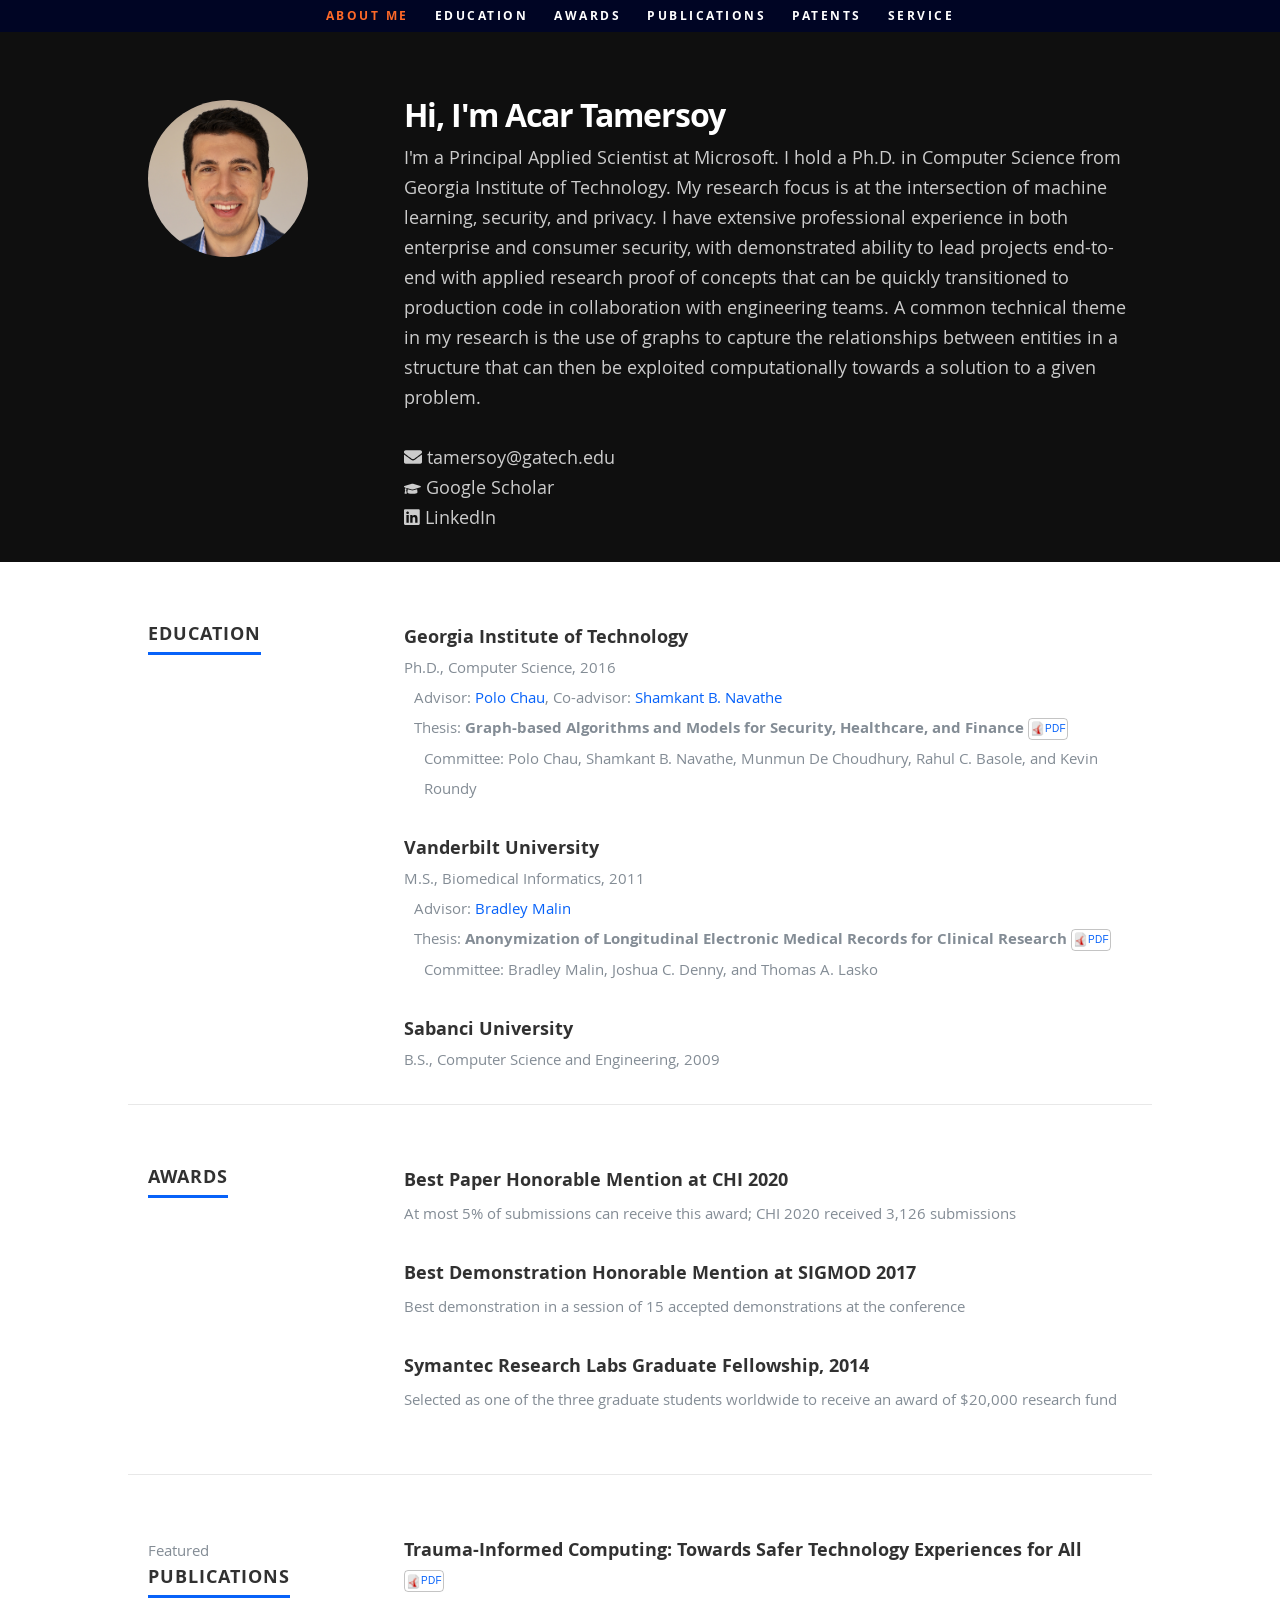
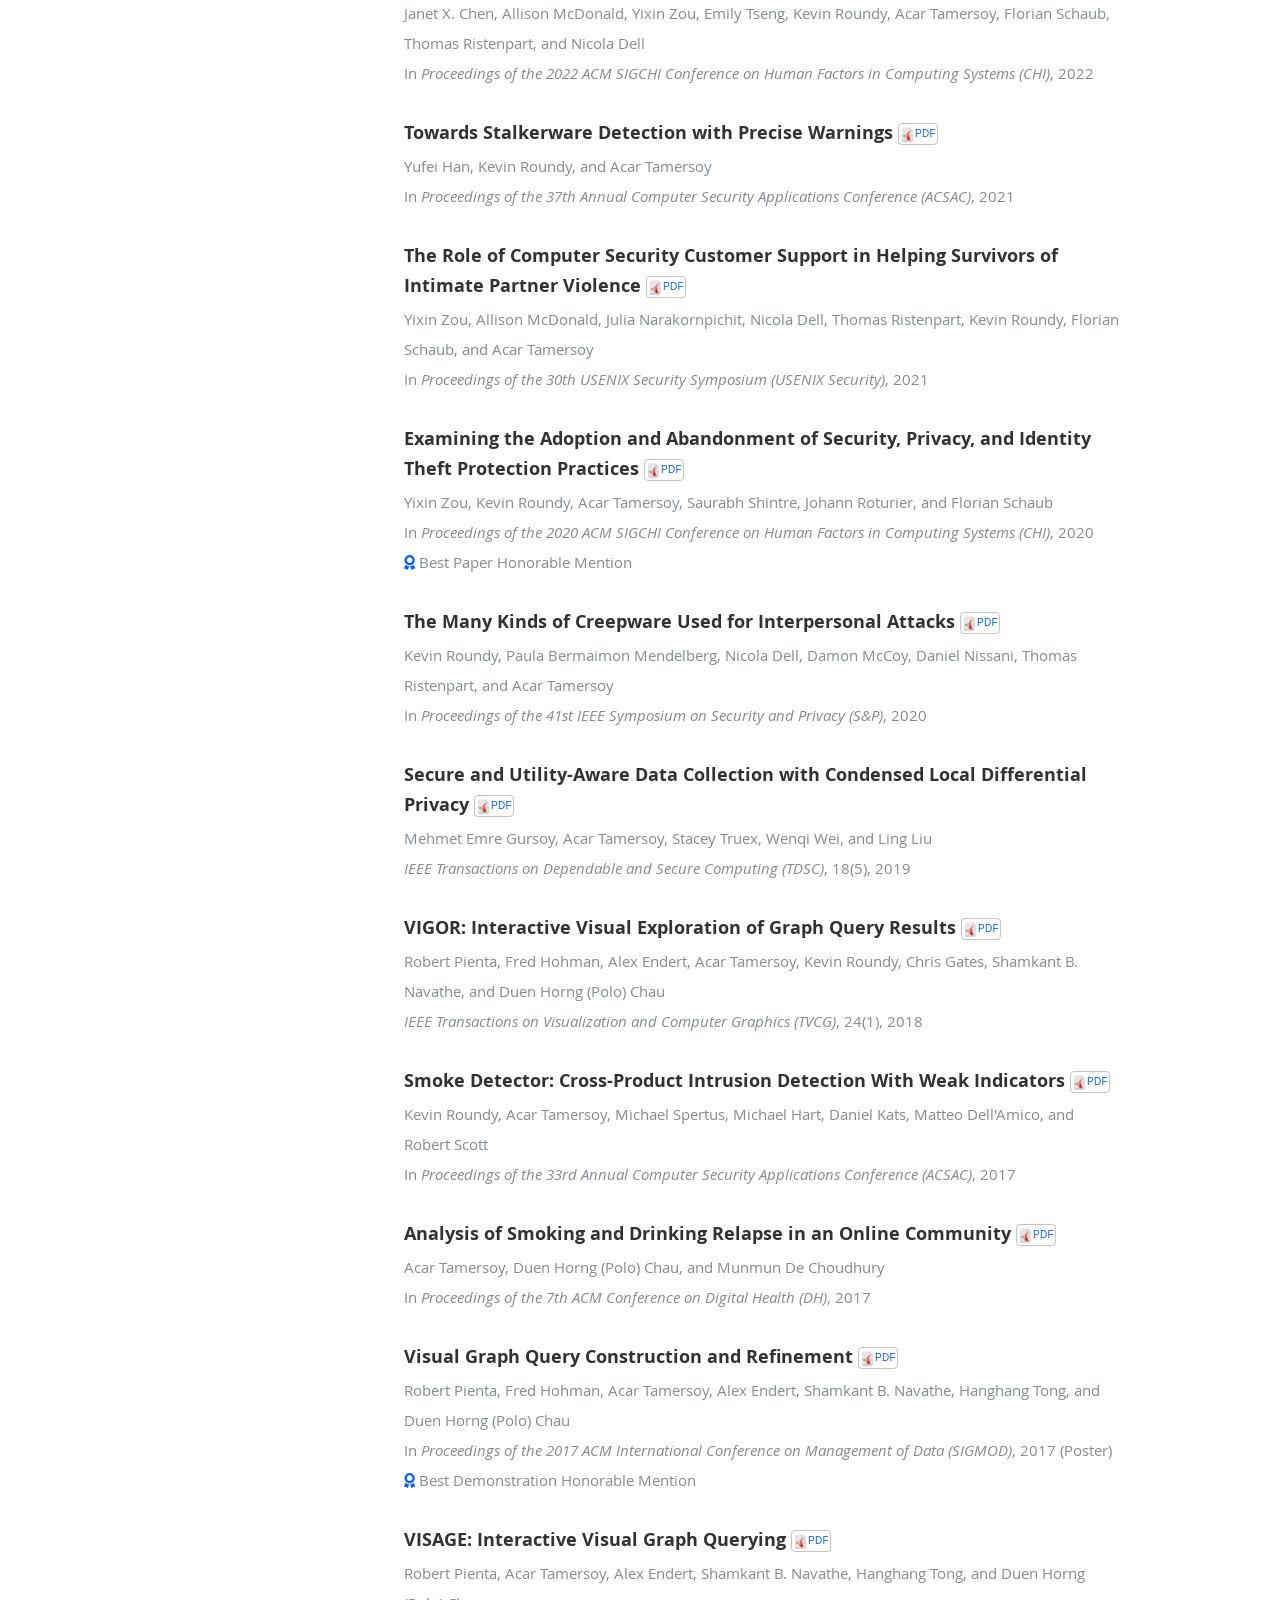
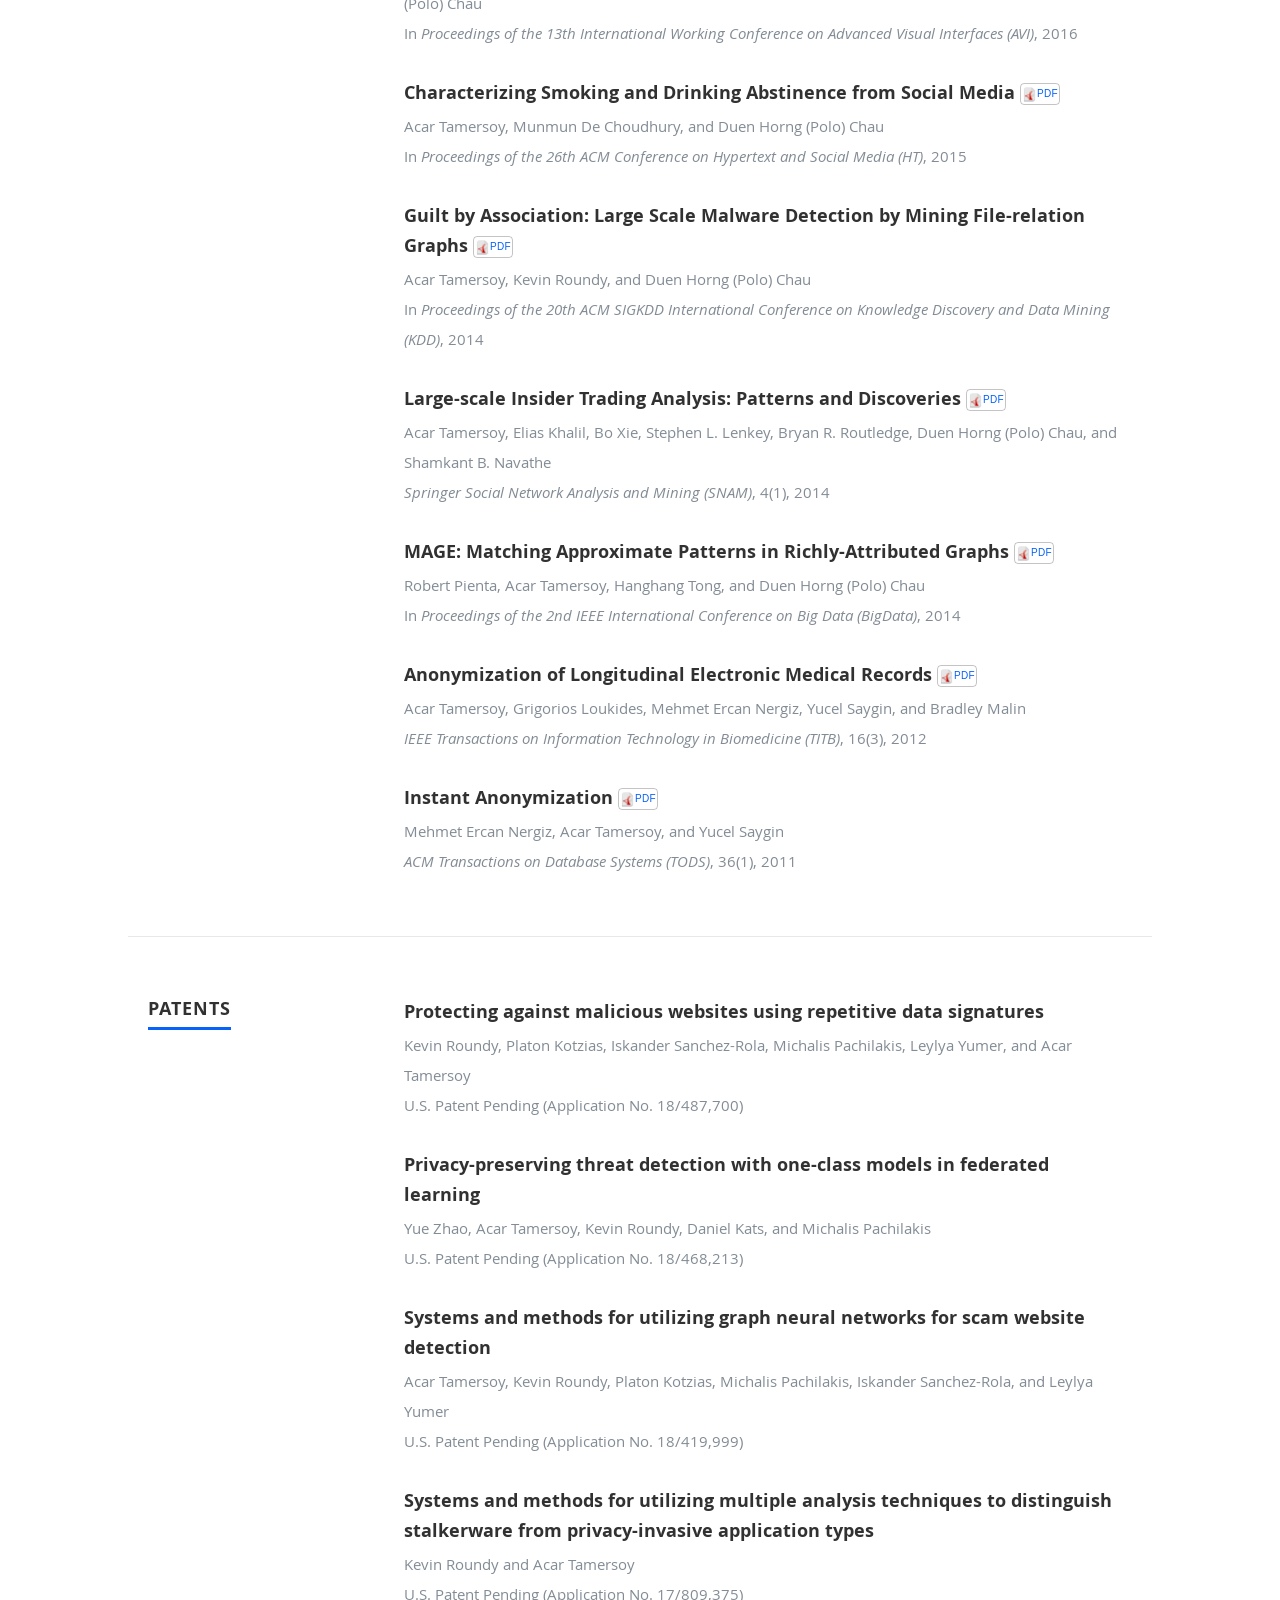
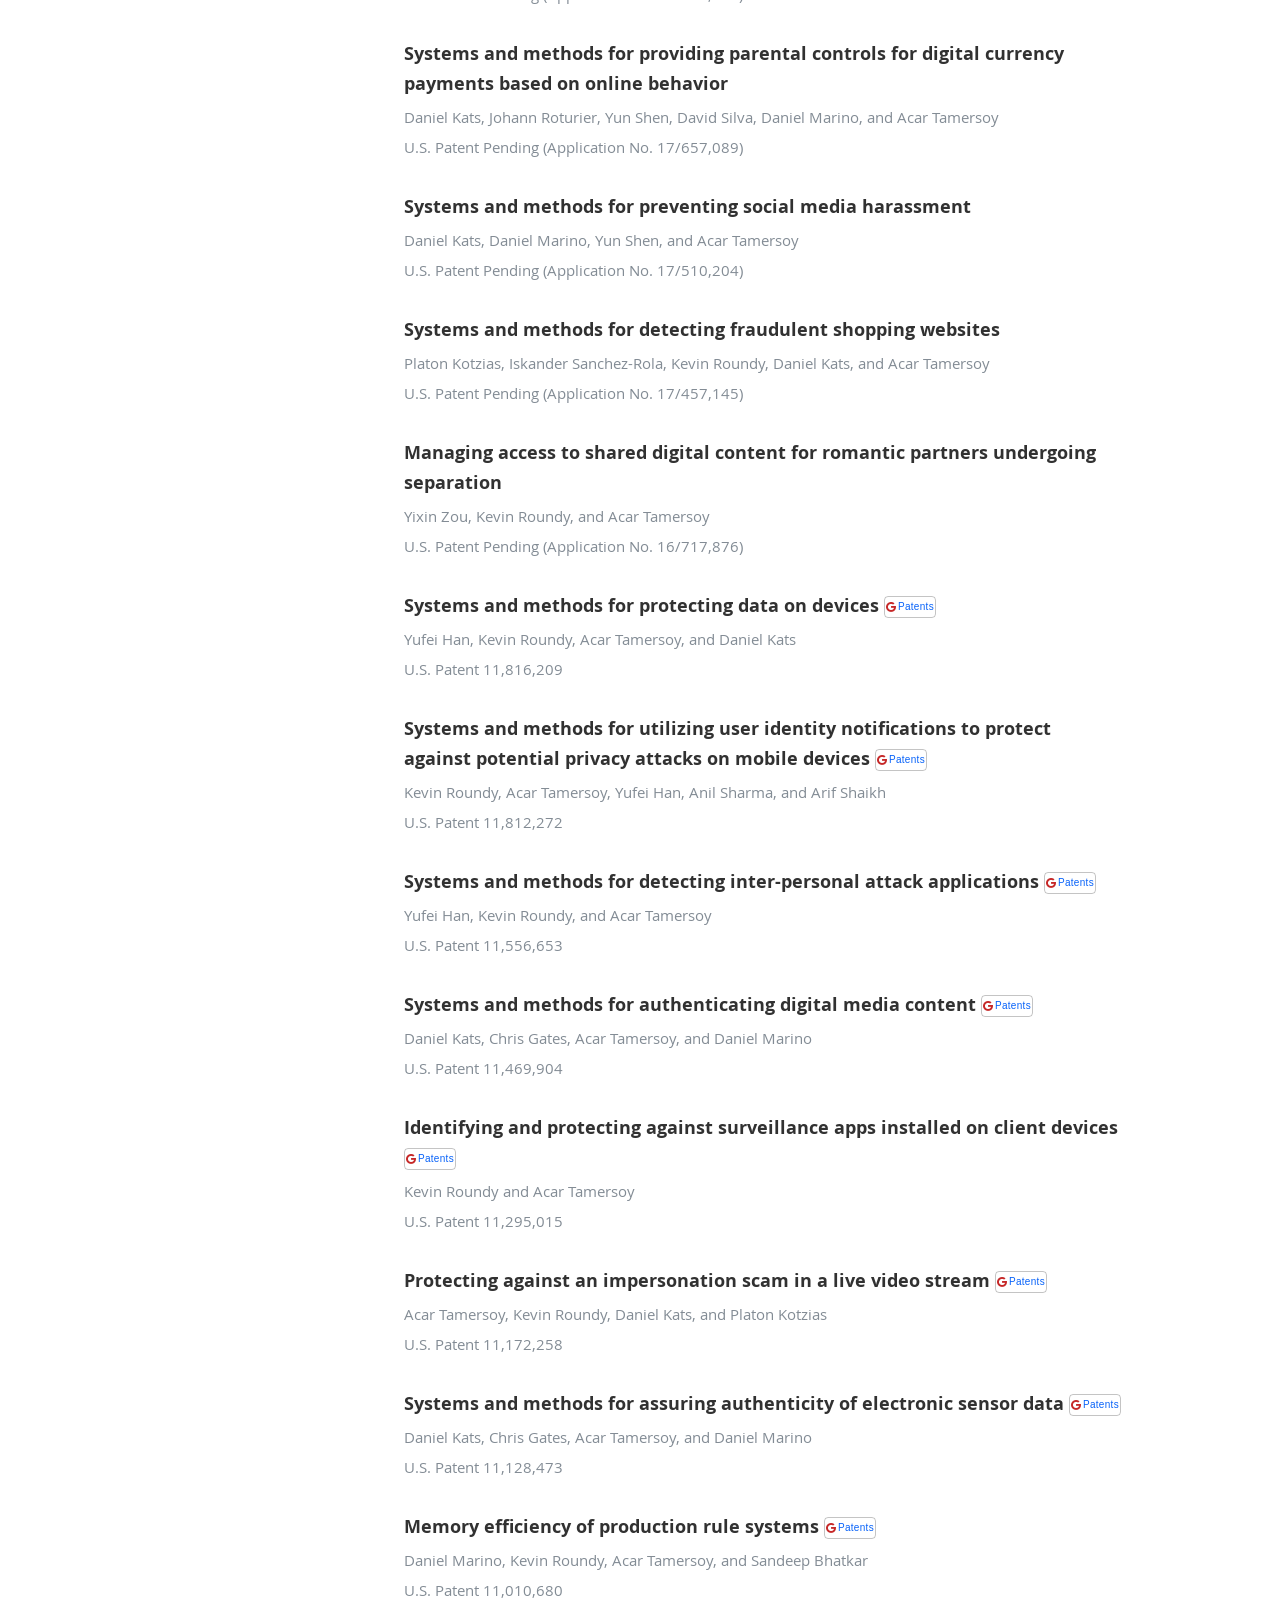
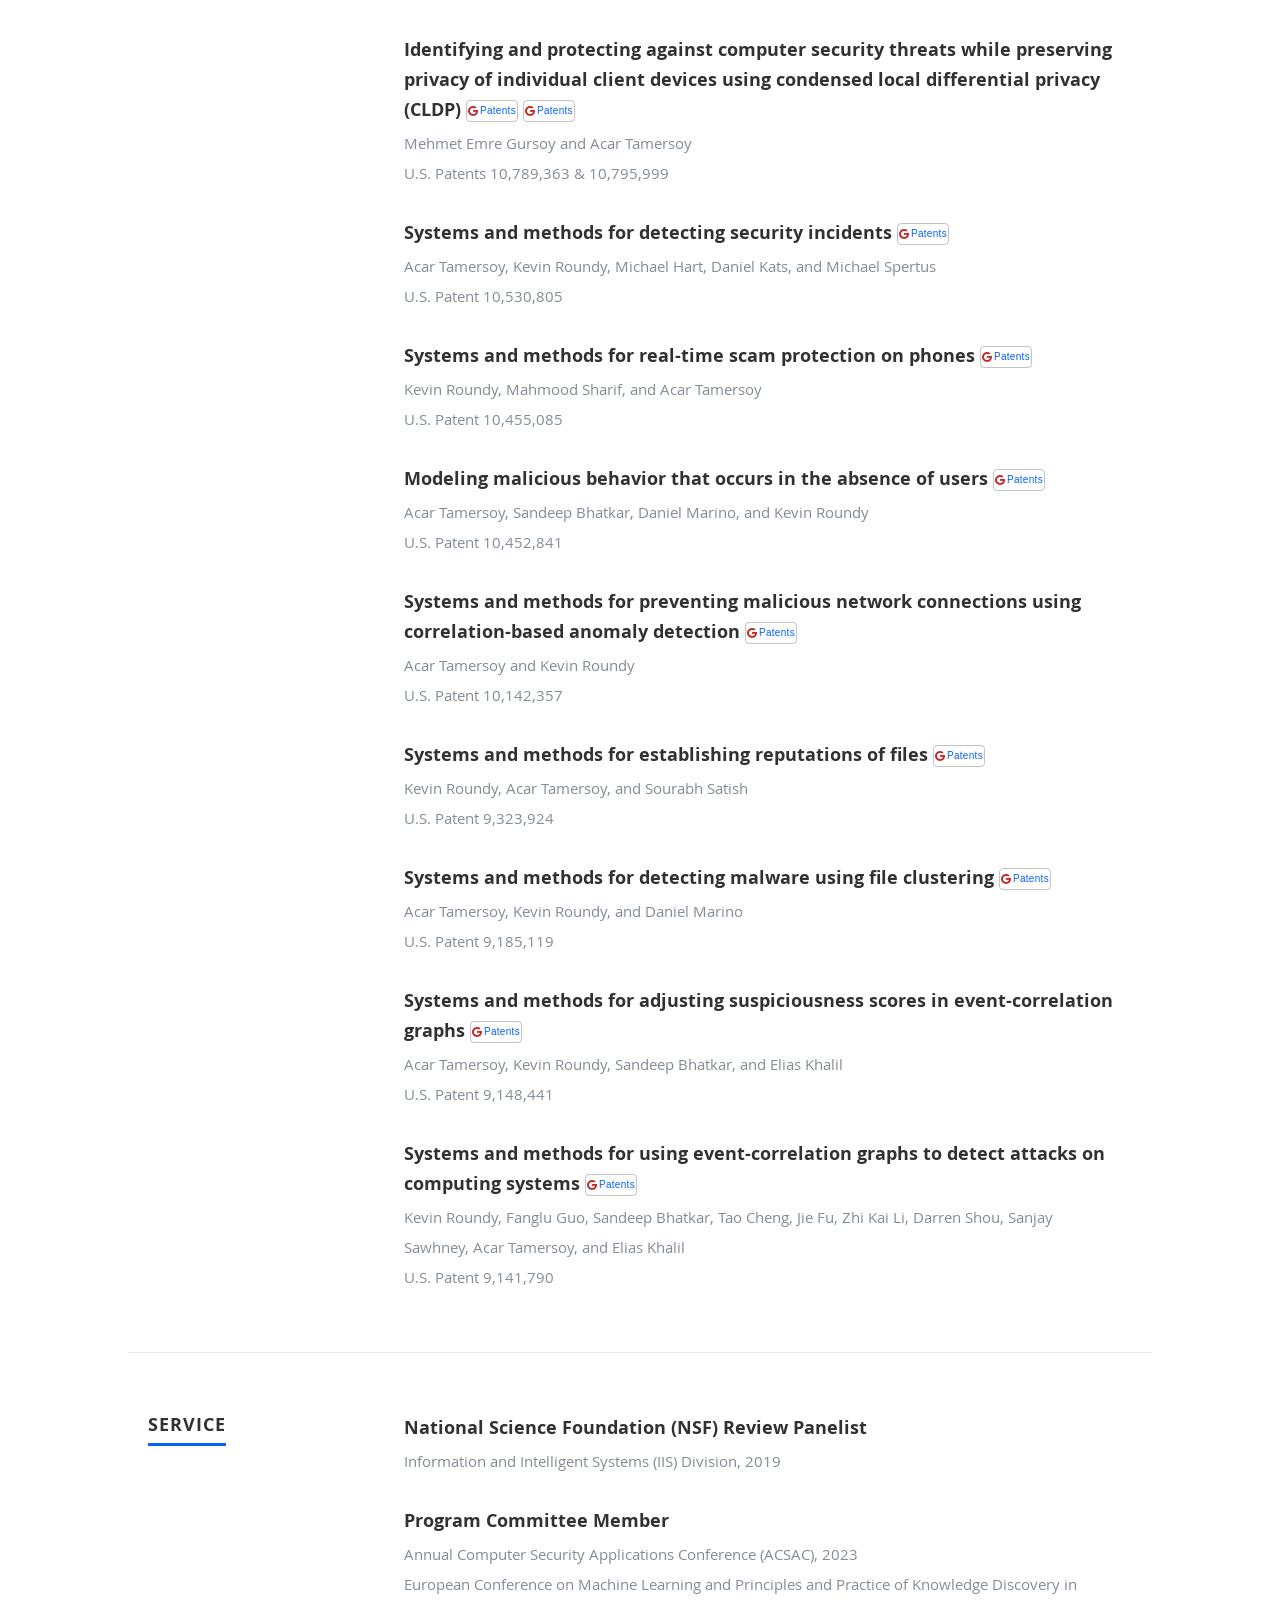
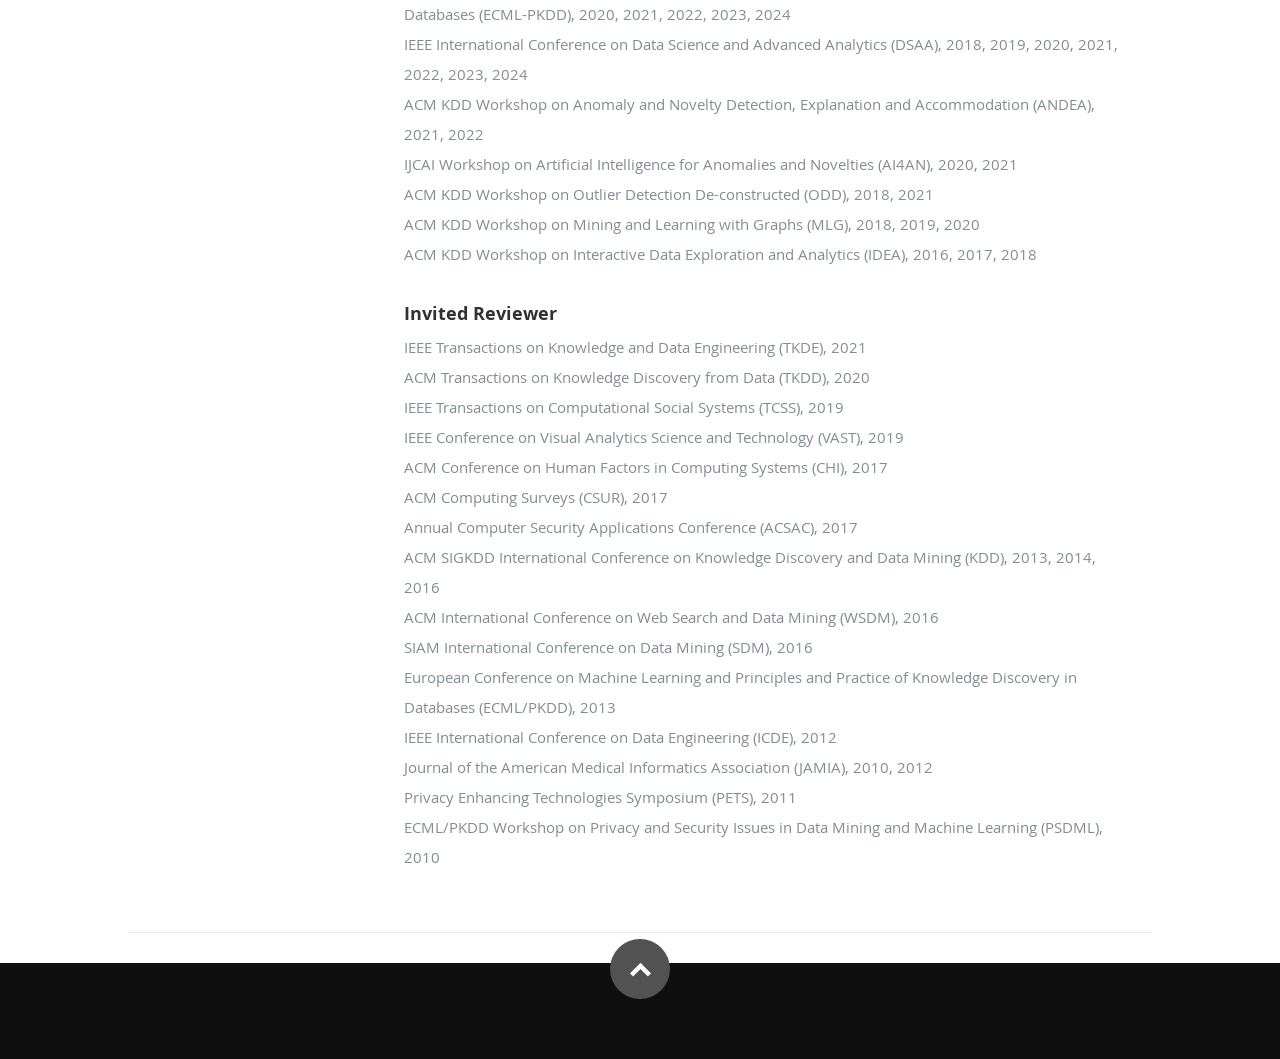
<file: index.html>
<!doctype html><html lang="en"><head><meta charset="utf-8"><meta name="viewport" content="width=device-width,initial-scale=1,shrink-to-fit=no"><meta name="theme-color" content="#000000"><link rel="manifest" href="/manifest.json"><link rel="shortcut icon" href="/favicon.ico"><link rel="stylesheet" href="/css/default.css"><link rel="stylesheet" href="/css/layout.css"><link rel="stylesheet" href="/css/media-queries.css"><link rel="stylesheet" href="/css/magnific-popup.css"><title>Acar Tamersoy</title><link href="/static/css/main.f87f4b36.css" rel="stylesheet"></head><body><noscript>You need to enable JavaScript to run this app.</noscript><div id="root"></div><script src="https://ajax.googleapis.com/ajax/libs/jquery/1.10.2/jquery.min.js"></script><script>window.jQuery||document.write('<script src="/js/jquery-1.10.2.min.js"><\/script>')</script><script type="text/javascript" src="/js/jquery-migrate-1.2.1.min.js"></script><script src="/js/jquery.flexslider.js"></script><script src="/js/waypoints.js"></script><script src="/js/jquery.fittext.js"></script><script src="/js/magnific-popup.js"></script><script src="/js/init.js"></script><script type="text/javascript" src="/static/js/main.86e523b0.js"></script></body></html>
</file>
<file: css/default.css>
/*
=====================================================================
*   Ceevee v1.0 Default Stylesheet
*   url: styleshout.com
*   03-17-2014
=====================================================================

TOC:
a. Webfonts and Icon fonts
b. Reset
c. Default Styles
   1. Basic
   2. Typography
   3. Links
   4. Images
   5. Buttons
   6. Forms
d. Grid
e. Others
   1. Clearing
   2. Misc

=====================================================================  */

/* ------------------------------------------------------------------ */
/* a. Webfonts and Icon fonts
 ------------------------------------------------------------------ */

@import url("fonts.css");
@import url("fontello/css/fontello.css");
@import url("font-awesome/css/font-awesome.min.css");

/* ------------------------------------------------------------------
/* b. Reset
      Adapted from:
      Normalize.css - https://github.com/necolas/normalize.css/
      HTML5 Doctor Reset - html5doctor.com/html-5-reset-stylesheet/
/* ------------------------------------------------------------------ */

html, body, div, span, object, iframe,
h1, h2, h3, h4, h5, h6, p, blockquote, pre,
abbr, address, cite, code,
del, dfn, em, img, ins, kbd, q, samp,
small, strong, sub, sup, var,
b, i,
dl, dt, dd, ol, ul, li,
fieldset, form, label, legend,
table, caption, tbody, tfoot, thead, tr, th, td,
article, aside, canvas, details, figcaption, figure,
footer, header, hgroup, menu, nav, section, summary,
time, mark, audio, video {
   margin: 0;
   padding: 0;
   border: 0;
   outline: 0;
   font-size: 100%;
   vertical-align: baseline;
   background: transparent;
}

article,aside,details,figcaption,figure,
footer,header,hgroup,menu,nav,section {
   display: block;
}

audio,
canvas,
video {
   display: inline-block;
}

audio:not([controls]) {
   display: none;
   height: 0;
}

[hidden] { display: none; }

code, kbd, pre, samp {
   font-family: monospace, serif;
   font-size: 1em;
}

pre {
   white-space: pre;
   white-space: pre-wrap;
   word-wrap: break-word;
}

blockquote, q { quotes: &#8220 &#8220; }

blockquote:before, blockquote:after,
q:before, q:after {
   content: '';
   content: none;
}

ins {
   background-color: #ff9;
   color: #000;
   text-decoration: none;
}

mark {
   background-color: #A7F4F6;
   color: #555;
}

del { text-decoration: line-through; }

abbr[title], dfn[title] {
   border-bottom: 1px dotted;
   cursor: help;
}

table {
   border-collapse: collapse;
   border-spacing: 0;
}


/* ------------------------------------------------------------------ */
/* c. Default and Basic Styles
      Adapted from:
      Skeleton CSS Framework - http://www.getskeleton.com/
      Typeplate Typographic Starter Kit - http://typeplate.com/
/* ------------------------------------------------------------------ */

/*  1. Basic  ------------------------------------------------------- */

*,
*:before,
*:after {
   -moz-box-sizing: border-box;
   -webkit-box-sizing: border-box;
   box-sizing: border-box;
}

html {
   font-size: 62.5%;
   -webkit-font-smoothing: antialiased;
}

body {
   background: #fff;
   font-family: 'opensans-regular', sans-serif;
   font-weight: normal;
   font-size: 15px;
   line-height: 30px;
	color: #838C95;

   -webkit-font-smoothing: antialiased; /* Fix for webkit rendering */
	-webkit-text-size-adjust: 100%;
}

/*  2. Typography
       Vertical rhythm with leading derived from 6
--------------------------------------------------------------------- */

h1, h2, h3, h4, h5, h6 {
   color: #313131;
	font-family: 'opensans-bold', sans-serif;
   font-weight: normal;
}
h1 a, h2 a, h3 a, h4 a, h5 a, h6 a { font-weight: inherit; }
h1 { font-size: 38px; line-height: 42px; margin-bottom: 12px; letter-spacing: -1px; }
h2 { font-size: 28px; line-height: 36px; margin-bottom: 6px; }
h3 { font-size: 22px; line-height: 30px; margin-bottom: 12px; }
/* h4 { font-size: 20px; line-height: 30px; margin-bottom: 6px; } */
h4 { font-size: 20px; line-height: 30px; margin-bottom: 1px; }
h5 { font-size: 18px; line-height: 30px; }
h6 { font-size: 14px; line-height: 30px; }
.subheader { }

p { margin: 0 0 30px 0; }
p img { margin: 0; }
p.lead {
   font: 19px/36px 'opensans-light', sans-serif;
   margin-bottom: 18px;
}

/* for 'em' and 'strong' tags, font-size and line-height should be same with
the body tag due to rendering problems in some browsers */
em { font: 15px/30px 'opensans-italic', sans-serif; }
strong, b { font: 15px/30px 'opensans-bold', sans-serif; }
small { font-size: 11px; line-height: inherit; }

/*	Blockquotes */
blockquote {
   margin: 30px 0px;
   padding-left: 40px;
   position: relative;
}
blockquote:before {
   content: "\201C";
   opacity: 0.45;
   font-size: 80px;
   line-height: 0px;
   margin: 0;
   font-family: arial, sans-serif;

   position: absolute;
   top:  30px;
	left: 0;
}
blockquote p {
   font-family: 'librebaskerville-italic', serif;
   padding: 0;
   font-size: 18px;
   line-height: 36px;
}
blockquote cite {
   display: block;
   font-size: 12px;
   font-style: normal;
   line-height: 18px;
}
blockquote cite:before { content: "\2014 \0020"; }
blockquote cite a,
blockquote cite a:visited { color: #8B9798; border: none }

/* ---------------------------------------------------------------------
/*  Pull Quotes Markup
/*
    <aside class="pull-quote">
		<blockquote>
			<p></p>
		</blockquote>
	 </aside>
/*
/* --------------------------------------------------------------------- */
.pull-quote {
   position: relative;
	padding: 18px 30px 18px 0px;
}
.pull-quote:before,
.pull-quote:after {
	height: 1em;
	opacity: 0.45;
	position: absolute;
	font-size: 80px;
   font-family: Arial, Sans-Serif;
}
.pull-quote:before {
	content: "\201C";
	top:  33px;
	left: 0;
}
.pull-quote:after {
	content: '\201D';
	bottom: -33px;
	right: 0;
}
.pull-quote blockquote {
   margin: 0;
}
.pull-quote blockquote:before {
   content: none;
}

/* Abbreviations */
abbr {
   font-family: 'opensans-bold', sans-serif;
	font-variant: small-caps;
	text-transform: lowercase;
   letter-spacing: .5px;
	color: gray;
}
abbr:hover { cursor: help; }

/* drop cap */
.drop-cap:first-letter {
	float: left;
	margin: 0;
	padding: 14px 6px 0 0;
	font-size: 84px;
	font-family: /* Copperplate */ 'opensans-bold', sans-serif;
   line-height: 60px;
	text-indent: 0;
	background: transparent;
	color: inherit;
}

hr { border: solid #E3E3E3; border-width: 1px 0 0; clear: both; margin: 11px 0 30px; height: 0; }


/*  3. Links  ------------------------------------------------------- */

a, a:visited {
   text-decoration: none;
   outline: 0;
   color: #11ABB0;

   -webkit-transition: color .3s ease-in-out;
   -moz-transition: color .3s ease-in-out;
   -o-transition: color .3s ease-in-out;
   transition: color .3s ease-in-out;
}
a:hover, a:focus { color: #313131; }
p a, p a:visited { line-height: inherit; }


/*  4. List  --------------------------------------------------------- */

ul, ol { margin-bottom: 24px; margin-top: 12px; }
ul { list-style: none outside; }
ol { list-style: decimal; }
ol, ul.square, ul.circle, ul.disc { margin-left: 30px; }
ul.square { list-style: square outside; }
ul.circle { list-style: circle outside; }
ul.disc { list-style: disc outside; }
ul ul, ul ol,
ol ol, ol ul { margin: 6px 0 6px 30px; }
ul ul li, ul ol li,
ol ol li, ol ul li { margin-bottom: 6px; }
li { line-height: 18px; margin-bottom: 12px; }
ul.large li { }
li p { }

/* ---------------------------------------------------------------------
/*  Stats Tab Markup

    <ul class="stats-tabs">
		<li><a href="#">[value]<b>[name]</b></a></li>
	 </ul>

    Extend this object into your markup.
/*
/* --------------------------------------------------------------------- */
.stats-tabs {
   padding: 0;
   margin: 24px 0;
}
.stats-tabs li {
	display: inline-block;
	margin: 0 10px 18px 0;
	padding: 0 10px 0 0;
	border-right: 1px solid #ccc;
}
.stats-tabs li:last-child {
	margin: 0;
	padding: 0;
	border: none;
}
.stats-tabs li a {
	display: inline-block;
	font-size: 22px;
	font-family: 'opensans-bold', sans-serif;
   border: none;
   color: #313131;
}
.stats-tabs li a:hover {
   color:#11ABB0;
}
.stats-tabs li a b {
	display: block;
	margin: 6px 0 0 0;
	font-size: 13px;
	font-family: 'opensans-regular', sans-serif;
   color: #8B9798;
}

/* definition list */
dl { margin: 12px 0; }
dt { margin: 0; color:#11ABB0; }
dd { margin: 0 0 0 20px; }

/* Lining Definition Style Markup */
.lining dt,
.lining dd {
	display: inline;
	margin: 0;
}
.lining dt + dt:before,
.lining dd + dt:before {
	content: "\A";
	white-space: pre;
}
.lining dd + dd:before {
	content: ", ";
}
.lining dd:before {
	content: ": ";
	margin-left: -0.2em;
}

/* Dictionary Definition Style Markup */
.dictionary-style dt {
	display: inline;
	counter-reset: definitions;
}
.dictionary-style dt + dt:before {
	content: ", ";
	margin-left: -0.2em;
}
.dictionary-style dd {
	display: block;
	counter-increment: definitions;
}
.dictionary-style dd:before {
	content: counter(definitions, decimal) ". ";
}

/* Pagination */
.pagination {
   margin: 36px auto;
   text-align: center;
}
.pagination ul li {
   display: inline-block;
   margin: 0;
   padding: 0;
}
.pagination .page-numbers {
   font: 15px/18px 'opensans-bold', sans-serif;
   display: inline-block;
   padding: 6px 10px;
   margin-right: 3px;
   margin-bottom: 6px;
	color: #6E757C;
	background-color: #E6E8EB;

	-webkit-transition: all 200ms ease-in-out;
	-moz-transition: all 200ms ease-in-out;
	-o-transition: all 200ms ease-in-out;
	-ms-transition: all 200ms ease-in-out;
	transition: all 200ms ease-in-out;

   -moz-border-radius: 0px;
   -webkit-border-radius: 0px;
   -khtml-border-radius: 0px;
	border-radius: 0px;
}
.pagination .page-numbers:hover {
   background: #838A91;
   color: #fff;
}
.pagination .current,
.pagination .current:hover {
   background-color: #11ABB0;
   color: #fff;
}
.pagination .inactive,
.pagination .inactive:hover {
   background-color: #E6E8EB;
	color: #A9ADB2;
}
.pagination .prev, .pagination .next {}

/*  5. Images  --------------------------------------------------------- */

img {
   max-width: 100%;
   height: auto;
}
img.pull-right { margin: 12px 0px 0px 18px; }
img.pull-left { margin: 12px 18px 0px 0px; }

/*  6. Buttons  --------------------------------------------------------- */

.button,
.button:visited,
button,
input[type="submit"],
input[type="reset"],
input[type="button"] {
   font: 16px/30px 'opensans-bold', sans-serif;
   background: #11ABB0;
   display: inline-block;
	text-decoration: none;
   letter-spacing: 0;
   color: #fff;
	padding: 12px 20px;
	margin-bottom: 18px;
   border: none;
   cursor: pointer;
   height: auto;

   -webkit-transition: all .2s ease-in-out;
	-moz-transition: all .2s ease-in-out;
	-o-transition: all .2s ease-in-out;
	-ms-transition: all .2s ease-in-out;
	transition: all .2s ease-in-out;

   -moz-border-radius: 0px;
   -webkit-border-radius: 0px;
   -khtml-border-radius: 0px;
   border-radius: 0px;
}

.button:hover,
button:hover,
input[type="submit"]:hover,
input[type="reset"]:hover,
input[type="button"]:hover {
   background: #3d4145;
   color: #fff;
}

.button:active,
button:active,
input[type="submit"]:active,
input[type="reset"]:active,
input[type="button"]:active {
   background: #3d4145;
   color: #fff;
}

.button.full-width,
button.full-width,
input[type="submit"].full-width,
input[type="reset"].full-width,
input[type="button"].full-width {
	width: 100%;
	padding-left: 0 !important;
	padding-right: 0 !important;
	text-align: center;
}

/* Fix for odd Mozilla border & padding issues */
button::-moz-focus-inner,
input::-moz-focus-inner {
    border: 0;
    padding: 0;
}


/*  7. Forms  --------------------------------------------------------- */

form { margin-bottom: 24px; }
fieldset { margin-bottom: 24px; }

input[type="text"],
input[type="password"],
input[type="email"],
textarea,
select {
   display: block;
   padding: 18px 15px;
   margin: 0 0 24px 0;
   border: 0;
   outline: none;
   vertical-align: middle;
   min-width: 225px;
	max-width: 100%;
   font-size: 15px;
   line-height: 24px;
	color: #647373;
	background: #D3D9D9;

}

/* select { padding: 0;
   width: 220px;
   } */

input[type="text"]:focus,
input[type="password"]:focus,
input[type="email"]:focus,
textarea:focus {
   color: #B3B7BC;
	background-color: #3d4145;
}

textarea { min-height: 220px; }

label,
legend {
   font: 16px/24px 'opensans-bold', sans-serif;
	margin: 12px 0;
   color: #3d4145;
   display: block;
}
label span,
legend span {
	color: #8B9798;
   font: 14px/24px 'opensans-regular', sans-serif;
}

input[type="checkbox"],
input[type="radio"] {
    font-size: 15px;
    color: #737373;
}

input[type="checkbox"] { display: inline; }

/* ------------------------------------------------------------------ */
/* d. Grid
---------------------------------------------------------------------
   gutter = 40px.
/* ------------------------------------------------------------------ */

/* default
--------------------------------------------------------------- */
.row {
   /* width: 96%; */
   width: 80%;
   /* max-width: 1020px; */
   max-width: 1280px;
   margin: 0 auto;
}
/* fixed width for IE8 */
.ie .row { width: 1000px ; }

.narrow .row { max-width: 980px; }

.row .row { width: auto; max-width: none; margin: 0 -20px; }

/* row clearing */
.row:before,
.row:after {
    content: " ";
    display: table;
}
.row:after {
    clear: both;
}

.column, .columns {
   position: relative;
   padding: 0 20px;
   min-height: 1px;
   float: left;
}
.column.centered, .columns.centered  {
    float: none;
    margin: 0 auto;
}

/* removed gutters */
.row.collapsed > .column,
.row.collapsed > .columns,
.column.collapsed, .columns.collapsed  { padding: 0; }

[class*="column"] + [class*="column"]:last-child { float: right; }
[class*="column"] + [class*="column"].end { float: right; }

/* column widths */
.row .one         { width: 8.33333%; }
.row .two         { width: 16.66667%; }
.row .three       { width: 25%; }
.row .four        { width: 33.33333%; }
.row .five        { width: 41.66667%; }
.row .six         { width: 50%; }
.row .seven       { width: 58.33333%; }
.row .eight       { width: 66.66667%; }
.row .nine        { width: 75%; }
.row .ten         { width: 83.33333%; }
.row .eleven      { width: 91.66667%; }
.row .twelve      { width: 100%; }

/* Offsets */
.row .offset-1    { margin-left: 8.33333%; }
.row .offset-2    { margin-left: 16.66667%; }
.row .offset-3    { margin-left: 25%; }
.row .offset-4    { margin-left: 33.33333%; }
.row .offset-5    { margin-left: 41.66667%; }
.row .offset-6    { margin-left: 50%; }
.row .offset-7    { margin-left: 58.33333%; }
.row .offset-8    { margin-left: 66.66667%; }
.row .offset-9    { margin-left: 75%; }
.row .offset-10   { margin-left: 83.33333%; }
.row .offset-11   { margin-left: 91.66667%; }

/* Push/Pull */
.row .push-1      { left: 8.33333%; }
.row .pull-1      { right: 8.33333%; }
.row .push-2      { left: 16.66667%; 	}
.row .pull-2      { right: 16.66667%; }
.row .push-3      { left: 25%; }
.row .pull-3      { right: 25%;	}
.row .push-4      { left: 33.33333%; }
.row .pull-4      { right: 33.33333%; }
.row .push-5      { left: 41.66667%; }
.row .pull-5      { right: 41.66667%; }
.row .push-6      { left: 50%; }
.row .pull-6      { right: 50%; }
.row .push-7      { left: 58.33333%; }
.row .pull-7      { right: 58.33333%; }
.row .push-8      { left: 66.66667%; 	}
.row .pull-8      { right: 66.66667%; }
.row .push-9      { left: 75%; }
.row .pull-9      { right: 75%; }
.row .push-10     { left: 83.33333%; }
.row .pull-10     { right: 83.33333%; }
.row .push-11     { left: 91.66667%; }
.row .pull-11     { right: 91.66667%; }

/* block grids
--------------------------------------------------------------------- */
.bgrid-sixths [class*="column"]   { width: 16.66667%; }
.bgrid-quarters [class*="column"] { width: 25%; }
.bgrid-thirds [class*="column"]   { width: 33.33333%; }
.bgrid-halves [class*="column"]   { width: 50%; }

[class*="bgrid"] [class*="column"] + [class*="column"]:last-child { float: left; }

/* Left clearing for block grid columns - columns that changes width in
different screen sizes. Allows columns with different heights to align
properly.
--------------------------------------------------------------------- */
.first { clear: left; }   /* first column in default screen */
.s-first { clear: none; } /* first column in smaller screens */

/* smaller screens
--------------------------------------------------------------- */
@media only screen and (max-width: 900px) {

   /* block grids on small screens */
   .s-bgrid-sixths [class*="column"]   { width: 16.66667%; }
   .s-bgrid-quarters [class*="column"] { width: 25%; }
   .s-bgrid-thirds [class*="column"]   { width: 33.33333%; }
   .s-bgrid-halves [class*="column"]   { width: 50%; }

   /* block grids left clearing */
   .first { clear: none; }
   .s-first { clear: left; }

}

/* mobile wide/smaller tablets
--------------------------------------------------------------- */
@media only screen and (max-width: 767px) {

   .row {
	   width: 460px;
	   margin: 0 auto;
      padding: 0;
	}
   .column, .columns {
	   width: auto !important;
	   float: none;
	   margin-left: 0;
	   margin-right: 0;
      padding: 0 30px;
   }
   .row .row { width: auto; max-width: none; margin: 0 -30px; }

   [class*="column"] + [class*="column"]:last-child { float: none; }
   [class*="bgrid"] [class*="column"] + [class*="column"]:last-child { float: none; }

   /* Offsets */
   .row .offset-1    { margin-left: 0%; }
   .row .offset-2    { margin-left: 0%; }
   .row .offset-3    { margin-left: 0%; }
   .row .offset-4    { margin-left: 0%; }
   .row .offset-5    { margin-left: 0%; }
   .row .offset-6    { margin-left: 0%; }
   .row .offset-7    { margin-left: 0%; }
   .row .offset-8    { margin-left: 0%; }
   .row .offset-9    { margin-left: 0%; }
   .row .offset-10   { margin-left: 0%; }
   .row .offset-11   { margin-left: 0%; }
}

/* mobile narrow
--------------------------------------------------------------- */
@media only screen and (max-width: 460px) {

   .row { width: auto; }

}

/* larger screens
--------------------------------------------------------------- */
@media screen and (min-width: 1200px) {

   .wide .row { max-width: 1180px; }

}

/* ------------------------------------------------------------------ */
/* e. Others
/* ------------------------------------------------------------------ */

/*  1. Clearing
    (http://nicolasgallagher.com/micro-clearfix-hack/
--------------------------------------------------------------------- */

.cf:before,
.cf:after {
    content: " ";
    display: table;
}
.cf:after {
    clear: both;
}

/*  2. Misc -------------------------------------------------------- */

.remove-bottom { margin-bottom: 0 !important; }
.half-bottom { margin-bottom: 12px !important; }
.add-bottom { margin-bottom: 24px !important; }
.no-border { border: none; }

.text-center  { text-align: center !important; }
.text-left    { text-align: left !important; }
.text-right   { text-align: right !important; }
.pull-left    { float: left !important; }
.pull-right   { float: right !important; }
.align-center {
	margin-left: auto !important;
	margin-right: auto !important;
	text-align: center !important;
}
</file>
<file: css/layout.css>
/*
=====================================================================
*   Ceevee v1.0 Layout Stylesheet
*   url: styleshout.com
*   03-18-2014
=====================================================================

   TOC:
   a. General Styles
   b. Header Styles
   c. About Section
   d. Resume Section
   e. Portfolio Section
   f. Call To Action Section
   g. Testimonials Section
   h. Contact Section
   i. Footer

===================================================================== */

/* ------------------------------------------------------------------ */
/* a. General Styles
/* ------------------------------------------------------------------ */

body { background: #0f0f0f; }
/* body { background: #000524; } */
/* body { background: #34495e; } */


/* ------------------------------------------------------------------ */
/* b. Header Styles
/* ------------------------------------------------------------------ */

header {
   position: relative;
   height: 800px;
   min-height: 500px;
   width: 100%;
   
   text-align: center;
   overflow: hidden;
}

/* vertically center banner section */
header:before {
   content: '';
   display: inline-block;
   vertical-align: middle;
   height: 100%;
}
header .banner {
   display: inline-block;
   vertical-align: middle;
   margin: 0 auto;
   width: 85%;
   padding-bottom: 30px;
   text-align: center;
}

header .banner-text { width: 100%; }
header .banner-text h1 {
   font: 90px/1.1em 'opensans-bold', sans-serif;
   color: #fff;
   letter-spacing: -2px;
   margin: 0 auto 18px auto;
}
header .banner-text h3 {
   font: 18px/1.9em 'librebaskerville-regular', serif;
   color: #ddd;
   margin: 0 auto;
   width: 70%;
}
header .banner-text h3 span,
header .banner-text h3 a {
   color: #fff;
}
header .banner-text hr {
   width: 60%;
   margin: 18px auto 24px auto;
   border-color: #2F2D2E;
   border-color: rgba(150, 150, 150, .1);
}

/* header social links */
header .social {
   margin: 24px 0;
   padding: 0;
   font-size: 30px;
}
header .social li {
   display: inline-block;
   margin: 0 15px;
   padding: 0;
}
header .social li a { color: #fff; }
header .social li a:hover { color: #0762f9; }

/* scrolldown link */
header .scrolldown a {
   position: absolute;
   bottom: 30px;
   left: 50%;
   margin-left: -29px;
   color: #fff;
   display: block;
   height: 42px;
   width: 42px;
   font-size: 42px;
   line-height: 42px;
   color: #fff;
   border-radius: 100%;

   -webkit-transition: all .3s ease-in-out;
   -moz-transition: all .3s ease-in-out;
   -o-transition: all .3s ease-in-out;
   transition: all .3s ease-in-out;
}
header .scrolldown a:hover { color: #0762f9; }

/* primary navigation
--------------------------------------------------------------------- */
#nav-wrap ul, #nav-wrap li, #nav-wrap a {
	 margin: 0;
	 padding: 0;
	 border: none;
    outline: none;
}

/* #nav-wrap li {
   border-bottom: 3px solid #0762f9;
} */

/* nav-wrap */
#nav-wrap {
   font: 12px 'opensans-bold', sans-serif;
   width: 100%;
   text-transform: uppercase;
   letter-spacing: 2.5px;
   margin: 0 auto;
   z-index: 100;
   position: fixed;
   left: 0;
   top: 0;
}
/* .opaque { background-color: #333; } */
.opaque { background-color: #000524; }
/* .opaque { background-color: #0f0f0f; } */

/* hide toggle button */
#nav-wrap > a.mobile-btn { display: none; }

ul#nav {
   min-height: 32px; /* was 48 (divide by 1.5)*/
   width: auto;

   /* center align the menu */
   text-align: center;
}
ul#nav li {
   position: relative;
   list-style: none;
   height: 32px;  /* was 48*/
   display: inline-block;
}

/* Links */
ul#nav li a {

/* 8px padding top + 8px padding bottom + 32px line-height = 48px */

   display: inline-block;
   padding: 5.33px 13px;   /* was 8*/
   line-height: 21.33px;   /* was 32*/
	text-decoration: none;
   text-align: left;
   color: #fff;

	-webkit-transition: color .2s ease-in-out;
	-moz-transition: color .2s ease-in-out;
	-o-transition: color .2s ease-in-out;
	-ms-transition: color .2s ease-in-out;
	transition: color .2s ease-in-out;
}

ul#nav li a:active { background-color: transparent !important; }
ul#nav li.current a { color: #fe6928; }


/* ------------------------------------------------------------------ */
/* c. About Section
/* ------------------------------------------------------------------ */

#about {
   /* background: #000524; */
   /* padding-top: 96px;
   padding-bottom: 66px; */
   padding-top: 100px;
   /* padding-bottom: 100px; */
   overflow: hidden;
}

/* #about a, #about a:visited  { color: #fff; } */
#about a, #about a:visited  { color: #ccc; }
/* #about a:hover, #about a:focus { color: #0762f9; } */
#about a:hover, #about a:focus { color: #fff; }
/* #about a:focus { color: #0762f9; } */
/* #about a:hover { background-color: transparent !important; } */

#about h1 {
   font: 32px/30px 'opensans-bold', sans-serif;
   color: #fff;
}
#about h2 {
   font: 22px/30px 'opensans-bold', sans-serif;
   color: #fff;
   margin-bottom: 12px;
}
#about p {
   line-height: 30px;
   color: #ccc;
   font-size: 18px;
}
/* #about p.address { color: #fff; } */
#about .profile-pic {
   position: relative;
   /* width: 175px; */
   width: 160px;
   /* height: 120px; */
   /* flex-shrink: 0; */
   border-radius: 100%;
}

/* #about .contact-details { width: 41.66667%; } */
#about .contact-details { width: 66.66667%; }
#about .download {
   width: 58.33333%;
   padding-top: 6px;
}
/* #about .main-col { padding-right: 5%; } */
#about .download .button {
   margin-top: 6px;
   background: #444;
}
#about .download .button:hover {
   background: #fff;
   color: #2B2B2B;
}
#about .download .button i {
   margin-right: 15px;
   font-size: 20px;
}
#about .position {
   hyphens: auto;
}


/* ------------------------------------------------------------------ */
/* d. Resume Section
/* ------------------------------------------------------------------ */

#resume {
   background: #fff;
   /* padding-top: 90px; */
   /* padding-bottom: 72px; */
   padding-top: 30px;
   /* padding-bottom: 10px; */
   overflow: hidden;
}

#resume a, #resume a:visited  { color: #0762f9; }
#resume a:hover, #resume a:focus { color: #313131; }

#resume h1 {
   font: 18px/24px 'opensans-bold', sans-serif;
   text-transform: uppercase;
   letter-spacing: 1px;
}
#resume h1 span {
   border-bottom: 3px solid #0762f9;
   padding-bottom: 6px;
}
#resume h3 {
   font: 25px/30px 'opensans-bold', sans-serif;
}

/* #resume .header-col { padding-top: 9px; } */
/* #resume . { padding-right: 3%; } */
#resume .main-col { padding-right: 3%; }

.education, .work, .publication {
   margin-bottom: 30px;
   /* padding-bottom: 24px; */
   padding-bottom: 30px;
   border-bottom: 1px solid #E8E8E8;
   /* padding-top: 25px; */
}
/* .publication {
   padding-bottom: 2px;
} */
#resume .info {
   font: 16px/24px 'librebaskerville-italic', serif;
   color: #6E7881;
   margin-bottom: 18px;
   margin-top: 9px;
}
#resume .info span {
   margin-right: 5px;
   margin-left: 5px;
}
#resume .date {
   font: 15px/24px 'opensans-regular', sans-serif;
   margin-top: 6px;
}


#patent {
   background: #fff;
   padding-top: 30px;
   overflow: hidden;
}

#patent a, #patent a:visited  { color: #0762f9; }
#patent a:hover, #patent a:focus { color: #313131; }

#patent h1 {
   font: 18px/24px 'opensans-bold', sans-serif;
   text-transform: uppercase;
   letter-spacing: 1px;
}
#patent h1 span {
   border-bottom: 3px solid #0762f9;
   padding-bottom: 6px;
}

/* #patent .header-col { padding-top: 9px; } */
#patent .main-col { padding-right: 3%; }


#publication {
   background: #fff;
   padding-top: 30px;
   overflow: hidden;
}

#publication a, #publication a:visited  { color: #0762f9; }
#publication a:hover, #publication a:focus { color: #313131; }

#publication h1 {
   font: 18px/24px 'opensans-bold', sans-serif;
   text-transform: uppercase;
   letter-spacing: 1px;
}
#publication h1 span {
   border-bottom: 3px solid #0762f9;
   padding-bottom: 6px;
}

/* #publication .header-col { padding-top: 9px; } */
#publication .main-col { padding-right: 3%; }


#education {
   background: #fff;
   padding-top: 60px;
   overflow: hidden;
}

#education a, #education a:visited  { color: #0762f9; }
#education a:hover, #education a:focus { color: #313131; }

#education h1 {
   font: 18px/24px 'opensans-bold', sans-serif;
   text-transform: uppercase;
   letter-spacing: 1px;
}
#education h1 span {
   border-bottom: 3px solid #0762f9;
   padding-bottom: 6px;
}

/* #education .header-col { padding-top: 9px; } */
#education .main-col { padding-right: 3%; }


#award {
   background: #fff;
   padding-top: 30px;
   overflow: hidden;
}

#award a, #award a:visited  { color: #0762f9; }
#award a:hover, #award a:focus { color: #313131; }

#award h1 {
   font: 18px/24px 'opensans-bold', sans-serif;
   text-transform: uppercase;
   letter-spacing: 1px;
}
#award h1 span {
   border-bottom: 3px solid #0762f9;
   padding-bottom: 6px;
}

#award h5 { font-size: 18px; }

/* #award .header-col { padding-top: 9px; } */
#award .main-col { padding-right: 3%; }


#service {
   background: #fff;
   padding-top: 30px;
   overflow: hidden;
}

#service a, #service a:visited  { color: #0762f9; }
#service a:hover, #service a:focus { color: #313131; }

#service h1 {
   font: 18px/24px 'opensans-bold', sans-serif;
   text-transform: uppercase;
   letter-spacing: 1px;
}
#service h1 span {
   border-bottom: 3px solid #0762f9;
   padding-bottom: 6px;
}

#service h5 { font-size: 18px; }

/* #service .header-col { padding-top: 9px; } */
#service .main-col { padding-right: 3%; }


/* fadein/fadeout effect for modal popup
/* ------------------------------------------------------------------ */

/* content at start */
.mfp-fade.mfp-wrap .mfp-content .popup-modal {
   opacity: 0;
   -webkit-transition: all 200ms ease-in-out;
	-moz-transition: all 200ms ease-in-out;
	-o-transition: all 200ms ease-in-out;
	-ms-transition: all 200ms ease-in-out;
   transition: all 200ms ease-in-out;
}
/* content fadein */
.mfp-fade.mfp-wrap.mfp-ready .mfp-content .popup-modal {
   opacity: 1;
}
/* content fadeout */
.mfp-fade.mfp-wrap.mfp-removing .mfp-content .popup-modal {
   opacity: 0;
}


/* ------------------------------------------------------------------ */
/* i. Footer
/* ------------------------------------------------------------------ */

footer {
   padding-top: 48px;
   margin-bottom: 48px;
   color: #303030;
   font-size: 14px;
   text-align: center;
   position: relative;
}

footer a, footer a:visited { color: #525252; }
footer a:hover, footer a:focus { color: #fff; }

/* copyright */
footer .copyright {
    margin: 0;
    padding: 0;
 }
footer .copyright li {
    display: inline-block;
    margin: 0;
    padding: 0;
    line-height: 24px;
}
.ie footer .copyright li {
   display: inline;
}
footer .copyright li:before {
    content: "\2022";
    padding-left: 10px;
    padding-right: 10px;
    color: #095153;
}
footer .copyright  li:first-child:before {
    display: none;
}

/* social links */
footer .social-links {
   margin: 18px 0 30px 0;
   padding: 0;
   font-size: 30px;
}
footer .social-links li {
    display: inline-block;
    margin: 0;
    padding: 0;
    margin-left: 42px;
    color: #F06000;
}

footer .social-links li:first-child { margin-left: 0; }

/* Go To Top Button */
#go-top {
	position: absolute;
	top: -24px;
   left: 50%;
   margin-left: -30px;
}
#go-top a {
	text-decoration: none;
	border: 0 none;
	display: block;
	width: 60px;
	height: 60px;
	background-color: #525252;

	-webkit-transition: all 0.2s ease-in-out;
   -moz-transition: all 0.2s ease-in-out;
   -o-transition: all 0.2s ease-in-out;
   -ms-transition: all 0.2s ease-in-out;
   transition: all 0.2s ease-in-out;

   color: #fff;
   font-size: 21px;
   line-height: 60px;
 	border-radius: 100%;
}
#go-top a:hover { background-color: #0F9095; }


.social .btn:first-child{
   margin-right: 30px;
}
.social .btn{
   padding-left: 30px;
   padding-right: 30px; 
}
.social .btn i{
   margin-right: 15px;
}
.project-btn{
   background-color: #1abc9c !important;
}
.github-btn{
   background-color: #34495e !important;
}
</file>
<file: css/media-queries.css>
/* ==================================================================

*   Ceevee Media Queries
*   url: styleshout.com
*   03-18-2014

/* ================================================================== */


/* screenwidth less than 1024px
--------------------------------------------------------------------- */
@media only screen and (max-width: 1024px) {

    /* header styles
   ------------------------------------------------------------------ */
   header .banner-text h1 {
      font: 80px/1.1em 'opensans-bold', sans-serif;
      letter-spacing: -1px;
      margin: 0 auto 12px auto;
   }

}

/* screenwidth less than 900px
--------------------------------------------------------------------- */
@media only screen and (max-width: 900px) {

    /* header styles
   ------------------------------------------------------------------ */
   header .banner { padding-bottom: 12px; }
   header .banner-text h1 {
      font: 78px/1.1em 'opensans-bold', sans-serif;
      letter-spacing: -1px;      
   }
   header .banner-text h3 {
      font: 17px/1.9em 'librebaskerville-regular', serif;
      width: 80%;
   }
   header .banner-text hr {
      width: 65%;
      margin: 12px auto;
   }
   /* nav-wrap */
   #nav-wrap {
      font: 11px 'opensans-bold', sans-serif;
      letter-spacing: 1.5px;
   }


   /* About Section
   ------------------------------------------------------------------- */
   #about .profile-pic {
      /* width: 114px; */
      /* height: 114px; */
      margin-left: 12px;
   }
   #about .contact-details { width: 50%; }
   #about .download { width: 50%; }

   /* Resume Section
   ------------------------------------------------------------------- */
   #resume h1 { font: 16px/24px 'opensans-bold', sans-serif; }
   #resume .main-col { padding-right: 5%; }
   
   #education h1 { font: 16px/24px 'opensans-bold', sans-serif; }
   #education .main-col { padding-right: 5%; }

   #publication h1 { font: 16px/24px 'opensans-bold', sans-serif; }
   #publication .main-col { padding-right: 5%; }

   #patent h1 { font: 16px/24px 'opensans-bold', sans-serif; }
   #patent .main-col { padding-right: 5%; }

   #award h1 { font: 16px/24px 'opensans-bold', sans-serif; }
   #award .main-col { padding-right: 5%; }

   /* Testimonials Section
   ------------------------------------------------------------------- */
   #testimonials .header-col h1:before {
      font-size: 66px;
      line-height: 66px;
   }
   #testimonials blockquote p {
      font-size: 22px;
      line-height: 46px;      
   }

    /* Call to Action Section
   ------------------------------------------------------------------- */
   #call-to-action .header-col h1:before {
      font-size: 66px;
      line-height: 66px;
   }

   /* Contact Section
   ------------------------------------------------------------------- */
   #contact .section-head { margin-bottom: 30px; }
   #contact .header-col h1:before {
      font-size: 66px;
      line-height: 66px;
   }
   #contact .section-head p.lead { font: 17px/33px opensans-light, sans-serif; }


}

/* mobile wide/smaller tablets
---------------------------------------------------------------------- */

@media only screen and (max-width: 767px) {

   /* mobile navigation
   -------------------------------------------------------------------- */
   #nav-wrap {
      font: 12px 'opensans-bold', sans-serif;
      background: transparent !important;
      letter-spacing: 1.5px;  
      width: auto;
      position: fixed;
      top: 0;
      right: 0;
   }
   #nav-wrap > a {
	   width: 48px;
		height: 48px;
		text-align: left;
		background-color: #CC5200;
		position: relative;
      border: none;
      float: right;

      font: 0/0 a;
      text-shadow: none;
      color: transparent;

      position: relative;
      top: 0px;
      right: 30px;
   }

	#nav-wrap > a:before,
   #nav-wrap > a:after {
	   position: absolute;
		border: 2px solid #fff;
		top: 35%;
		left: 25%;
		right: 25%;
		content: '';
	}
   #nav-wrap > a:after { top: 60%; }

   /* toggle buttons */
	#nav-wrap:not( :target ) > a:first-of-type,
	#nav-wrap:target > a:last-of-type  {
	   display: block;
	}

   /* hide menu panel */
   #nav-wrap ul#nav {
      height: auto;
		display: none;
      clear: both;
      width: auto; 
      float: right;     

      position: relative;
      top: 12px;
      right: 0;
   }

   /* display menu panels */
	#nav-wrap:target > ul#nav	{
	   display: block;
      padding: 30px 20px 48px 20px;
      background: #1f2024;
      margin: 0 30px;
      clear: both;
   }

   ul#nav li {
      display: block;
      height: auto;      
      margin: 0 auto; 
      padding: 0 4%;           
      text-align: left;
      border-bottom: 1px solid #2D2E34;
      border-bottom-style: dotted; 
   }
  
   ul#nav li a {  
      display: block;    
      margin: 0;
      padding: 0;      
      margin: 12px 0; 
      line-height: 16px; /* reset line-height from 48px */
      border: none;
   }  


   /* Header Styles
   -------------------------------------------------------------------- */
   header .banner {
      padding-bottom: 12px;
      padding-top: 6px;
   }
   header .banner-text h1 { font: 68px/1.1em 'opensans-bold', sans-serif; }
   header .banner-text h3 {
      font: 16px/1.9em 'librebaskerville-regular', serif;
      width: 85%;
   }
   header .banner-text hr {
      width: 80%;
      margin: 18px auto;
   }

   /* header social links */
   header .social {
      margin: 18px 0 24px 0;
      font-size: 24px;
      line-height: 36px;      
   }
   header .social li { margin: 0 10px; }

    /* scrolldown link */
   header .scrolldown { display: none; }


   /* About Section
   -------------------------------------------------------------------- */
   /* #about .profile-pic { display: none; } */
   #about .profile-pic { 
      display: block;
      margin: 0 auto;
      margin-bottom: 30px;
   }
   #about .download .button {
      width: 100%;
      text-align: center;
      padding: 15px 20px;
   }
   #about .main-col { padding-right: 30px; }


   /* Resume Section
   --------------------------------------------------------------------- */
   #resume .header-col {
      padding-top: 0;
      margin-bottom: 48px;
      text-align: center;
   }
   #resume h1 { letter-spacing: 3px; }
   #resume .main-col { padding-right: 30px; }
   #resume h3, #resume .info { text-align: center; }

   #education .header-col {
      padding-top: 0;
      margin-bottom: 48px;
      text-align: center;
   }
   #education h1 { letter-spacing: 3px; }
   #education .main-col { padding-right: 30px; }
   #education h3, #education .info { text-align: center; }

   #publication .header-col {
      padding-top: 0;
      margin-bottom: 48px;
      text-align: center;
   }
   #publication h1 { letter-spacing: 3px; }
   #publication .main-col { padding-right: 30px; }
   #publication h3, #publication .info { text-align: center; }

   #patent .header-col {
      padding-top: 0;
      margin-bottom: 48px;
      text-align: center;
   }
   #patent h1 { letter-spacing: 3px; }
   #patent .main-col { padding-right: 30px; }
   #patent h3, #patent .info { text-align: center; }

   #award .header-col {
      padding-top: 0;
      margin-bottom: 48px;
      text-align: center;
   }
   #award h1 { letter-spacing: 3px; }
   #award .main-col { padding-right: 30px; }
   #award h3, #award .info { text-align: center; }

   #service .header-col {
      padding-top: 0;
      margin-bottom: 48px;
      text-align: center;
   }
   #service h1 { letter-spacing: 3px; }
   #service .main-col { padding-right: 30px; }
   #service h3, #service .info { text-align: center; }
      
   .bars { width: 100%; }


   /* Call To Action Section
   /* ----------------------------------------------------------------- */
   #call-to-action { text-align: center; }
   #call-to-action h1 {
      font: 16px/24px 'opensans-bold', sans-serif;
      text-align: center;
      margin-bottom: 30px;
      text-shadow: 0px 1px 3px rgba(0, 0, 0, 1);
   }
   #call-to-action h1 span { display: block; }
   #call-to-action .header-col h1:before { content: none; }
   #call-to-action p { font-size: 15px; }


   /* Portfolio Section
   /* ----------------------------------------------------------------- */
   #portfolio-wrapper .columns { margin-bottom: 40px; }
   .popup-modal {	max-width: 85%; }


   /* Testimonials Section
   ----------------------------------------------------------------------- */
   #testimonials .text-container { text-align: center; }
   #testimonials h1 {
      font: 16px/24px 'opensans-bold', sans-serif;
      text-align: center;
      margin-bottom: 30px;
      text-shadow: 0px 1px 3px rgba(0, 0, 0, 1);
   }
   #testimonials h1 span { display: block; }
   #testimonials .header-col h1:before { content: none; }
   #testimonials blockquote { padding-bottom: 24px; }
   #testimonials blockquote p {
      font-size: 20px;
      line-height: 42px;      
   }

   /* Control Nav */
   .flex-control-nav {
      text-align: center;
      margin-left: -30px;
   }


   /* contact Section
   ----------------------------------------------------------------------- */
   #contact { padding-bottom: 66px; }
   #contact .section-head { margin-bottom: 12px; }
   #contact .section-head h1 {
      font: 16px/24px 'opensans-bold', sans-serif;            
      text-align: center;   
      margin-bottom: 30px;
      text-shadow: 0px 1px 3px rgba(0, 0, 0, 1);
   }  
   #contact h1 span { display: block; }
   #contact .header-col { padding-top: 0; }
   #contact .header-col h1:before { content: none;	}
   #contact .section-head p.lead { text-align: center;}

   /* form */
   #contact label {
      float: none;
      width: 100%;
   }
   #contact input,
   #contact textarea,
   #contact select {
     	margin-bottom: 6px;    	
      width: 100%;
   }
   #contact button.submit { margin: 30px 0 24px 0; }
   #message-warning, #message-success {
      width: 100%;
      margin-left: 0;
   }


   /* footer
   ------------------------------------------------------------------------ */
  
   /* copyright */
   footer .copyright li:before { content: none; }
   footer .copyright li { margin-right: 12px; }

   /* social links */
   footer .social-links { font-size: 22px; }
   footer .social-links li { margin-left: 18px; }

   /* Go To Top Button */
   #go-top { margin-left: -22px; }
   #go-top a {
   	width: 54px;
   	height: 54px;
      font-size: 18px;
      line-height: 54px;
   }


}

/* mobile narrow
  -------------------------------------------------------------------------- */

@media only screen and (max-width: 480px) {

   /* mobile navigation
   -------------------------------------------------------------------- */
   #nav-wrap ul#nav { width: auto; float: none; }

   /* header styles
   -------------------------------------------------------------------- */
   header .banner { padding-top: 24px; }
   header .banner-text h1 {
      font: 40px/1.1em 'opensans-bold', sans-serif;      
      margin: 0 auto 24px auto;
   }
   header .banner-text h3 {
      font: 14px/1.9em 'librebaskerville-regular', sans-serif;
      width: 90%;
   }
  
   /* header social links */
   header .social { font-size: 20px;}
   header .social li { margin: 0 6px; }

   /* footer
   ------------------------------------------------------------------------ */

   /* social links */
   footer .social-links { font-size: 20px; }
   footer .social-links li { margin-left: 14px; }   

}
</file>
<file: static/css/main.f87f4b36.css>
/*!
 *  Font Awesome 4.7.0 by @davegandy - http://fontawesome.io - @fontawesome
 *  License - http://fontawesome.io/license (Font: SIL OFL 1.1, CSS: MIT License)
 */@font-face{font-family:FontAwesome;src:url(/static/media/fontawesome-webfont.674f50d2.eot);src:url(/static/media/fontawesome-webfont.674f50d2.eot?#iefix&v=4.7.0) format("embedded-opentype"),url(/static/media/fontawesome-webfont.af7ae505.woff2) format("woff2"),url(/static/media/fontawesome-webfont.fee66e71.woff) format("woff"),url(/static/media/fontawesome-webfont.b06871f2.ttf) format("truetype"),url(/static/media/fontawesome-webfont.912ec66d.svg#fontawesomeregular) format("svg");font-weight:400;font-style:normal}.fa{display:inline-block;font:normal normal normal 14px/1 FontAwesome;font-size:inherit;text-rendering:auto;-webkit-font-smoothing:antialiased;-moz-osx-font-smoothing:grayscale}.fa-lg{font-size:1.33333333em;line-height:.75em;vertical-align:-15%}.fa-2x{font-size:2em}.fa-3x{font-size:3em}.fa-4x{font-size:4em}.fa-5x{font-size:5em}.fa-fw{width:1.28571429em;text-align:center}.fa-ul{padding-left:0;margin-left:2.14285714em;list-style-type:none}.fa-ul>li{position:relative}.fa-li{position:absolute;left:-2.14285714em;width:2.14285714em;top:.14285714em;text-align:center}.fa-li.fa-lg{left:-1.85714286em}.fa-border{padding:.2em .25em .15em;border:.08em solid #eee;border-radius:.1em}.fa-pull-left{float:left}.fa-pull-right{float:right}.fa.fa-pull-left{margin-right:.3em}.fa.fa-pull-right{margin-left:.3em}.pull-right{float:right}.pull-left{float:left}.fa.pull-left{margin-right:.3em}.fa.pull-right{margin-left:.3em}.fa-spin{-webkit-animation:fa-spin 2s infinite linear;animation:fa-spin 2s infinite linear}.fa-pulse{-webkit-animation:fa-spin 1s infinite steps(8);animation:fa-spin 1s infinite steps(8)}@-webkit-keyframes fa-spin{0%{-webkit-transform:rotate(0deg);transform:rotate(0deg)}to{-webkit-transform:rotate(359deg);transform:rotate(359deg)}}@keyframes fa-spin{0%{-webkit-transform:rotate(0deg);transform:rotate(0deg)}to{-webkit-transform:rotate(359deg);transform:rotate(359deg)}}.fa-rotate-90{-ms-filter:"progid:DXImageTransform.Microsoft.BasicImage(rotation=1)";-webkit-transform:rotate(90deg);-ms-transform:rotate(90deg);transform:rotate(90deg)}.fa-rotate-180{-ms-filter:"progid:DXImageTransform.Microsoft.BasicImage(rotation=2)";-webkit-transform:rotate(180deg);-ms-transform:rotate(180deg);transform:rotate(180deg)}.fa-rotate-270{-ms-filter:"progid:DXImageTransform.Microsoft.BasicImage(rotation=3)";-webkit-transform:rotate(270deg);-ms-transform:rotate(270deg);transform:rotate(270deg)}.fa-flip-horizontal{-ms-filter:"progid:DXImageTransform.Microsoft.BasicImage(rotation=0, mirror=1)";-webkit-transform:scaleX(-1);-ms-transform:scaleX(-1);transform:scaleX(-1)}.fa-flip-vertical{-ms-filter:"progid:DXImageTransform.Microsoft.BasicImage(rotation=2, mirror=1)";-webkit-transform:scaleY(-1);-ms-transform:scaleY(-1);transform:scaleY(-1)}:root .fa-flip-horizontal,:root .fa-flip-vertical,:root .fa-rotate-90,:root .fa-rotate-180,:root .fa-rotate-270{-webkit-filter:none;filter:none}.fa-stack{position:relative;display:inline-block;width:2em;height:2em;line-height:2em;vertical-align:middle}.fa-stack-1x,.fa-stack-2x{position:absolute;left:0;width:100%;text-align:center}.fa-stack-1x{line-height:inherit}.fa-stack-2x{font-size:2em}.fa-inverse{color:#fff}.fa-glass:before{content:"\F000"}.fa-music:before{content:"\F001"}.fa-search:before{content:"\F002"}.fa-envelope-o:before{content:"\F003"}.fa-heart:before{content:"\F004"}.fa-star:before{content:"\F005"}.fa-star-o:before{content:"\F006"}.fa-user:before{content:"\F007"}.fa-film:before{content:"\F008"}.fa-th-large:before{content:"\F009"}.fa-th:before{content:"\F00A"}.fa-th-list:before{content:"\F00B"}.fa-check:before{content:"\F00C"}.fa-close:before,.fa-remove:before,.fa-times:before{content:"\F00D"}.fa-search-plus:before{content:"\F00E"}.fa-search-minus:before{content:"\F010"}.fa-power-off:before{content:"\F011"}.fa-signal:before{content:"\F012"}.fa-cog:before,.fa-gear:before{content:"\F013"}.fa-trash-o:before{content:"\F014"}.fa-home:before{content:"\F015"}.fa-file-o:before{content:"\F016"}.fa-clock-o:before{content:"\F017"}.fa-road:before{content:"\F018"}.fa-download:before{content:"\F019"}.fa-arrow-circle-o-down:before{content:"\F01A"}.fa-arrow-circle-o-up:before{content:"\F01B"}.fa-inbox:before{content:"\F01C"}.fa-play-circle-o:before{content:"\F01D"}.fa-repeat:before,.fa-rotate-right:before{content:"\F01E"}.fa-refresh:before{content:"\F021"}.fa-list-alt:before{content:"\F022"}.fa-lock:before{content:"\F023"}.fa-flag:before{content:"\F024"}.fa-headphones:before{content:"\F025"}.fa-volume-off:before{content:"\F026"}.fa-volume-down:before{content:"\F027"}.fa-volume-up:before{content:"\F028"}.fa-qrcode:before{content:"\F029"}.fa-barcode:before{content:"\F02A"}.fa-tag:before{content:"\F02B"}.fa-tags:before{content:"\F02C"}.fa-book:before{content:"\F02D"}.fa-bookmark:before{content:"\F02E"}.fa-print:before{content:"\F02F"}.fa-camera:before{content:"\F030"}.fa-font:before{content:"\F031"}.fa-bold:before{content:"\F032"}.fa-italic:before{content:"\F033"}.fa-text-height:before{content:"\F034"}.fa-text-width:before{content:"\F035"}.fa-align-left:before{content:"\F036"}.fa-align-center:before{content:"\F037"}.fa-align-right:before{content:"\F038"}.fa-align-justify:before{content:"\F039"}.fa-list:before{content:"\F03A"}.fa-dedent:before,.fa-outdent:before{content:"\F03B"}.fa-indent:before{content:"\F03C"}.fa-video-camera:before{content:"\F03D"}.fa-image:before,.fa-photo:before,.fa-picture-o:before{content:"\F03E"}.fa-pencil:before{content:"\F040"}.fa-map-marker:before{content:"\F041"}.fa-adjust:before{content:"\F042"}.fa-tint:before{content:"\F043"}.fa-edit:before,.fa-pencil-square-o:before{content:"\F044"}.fa-share-square-o:before{content:"\F045"}.fa-check-square-o:before{content:"\F046"}.fa-arrows:before{content:"\F047"}.fa-step-backward:before{content:"\F048"}.fa-fast-backward:before{content:"\F049"}.fa-backward:before{content:"\F04A"}.fa-play:before{content:"\F04B"}.fa-pause:before{content:"\F04C"}.fa-stop:before{content:"\F04D"}.fa-forward:before{content:"\F04E"}.fa-fast-forward:before{content:"\F050"}.fa-step-forward:before{content:"\F051"}.fa-eject:before{content:"\F052"}.fa-chevron-left:before{content:"\F053"}.fa-chevron-right:before{content:"\F054"}.fa-plus-circle:before{content:"\F055"}.fa-minus-circle:before{content:"\F056"}.fa-times-circle:before{content:"\F057"}.fa-check-circle:before{content:"\F058"}.fa-question-circle:before{content:"\F059"}.fa-info-circle:before{content:"\F05A"}.fa-crosshairs:before{content:"\F05B"}.fa-times-circle-o:before{content:"\F05C"}.fa-check-circle-o:before{content:"\F05D"}.fa-ban:before{content:"\F05E"}.fa-arrow-left:before{content:"\F060"}.fa-arrow-right:before{content:"\F061"}.fa-arrow-up:before{content:"\F062"}.fa-arrow-down:before{content:"\F063"}.fa-mail-forward:before,.fa-share:before{content:"\F064"}.fa-expand:before{content:"\F065"}.fa-compress:before{content:"\F066"}.fa-plus:before{content:"\F067"}.fa-minus:before{content:"\F068"}.fa-asterisk:before{content:"\F069"}.fa-exclamation-circle:before{content:"\F06A"}.fa-gift:before{content:"\F06B"}.fa-leaf:before{content:"\F06C"}.fa-fire:before{content:"\F06D"}.fa-eye:before{content:"\F06E"}.fa-eye-slash:before{content:"\F070"}.fa-exclamation-triangle:before,.fa-warning:before{content:"\F071"}.fa-plane:before{content:"\F072"}.fa-calendar:before{content:"\F073"}.fa-random:before{content:"\F074"}.fa-comment:before{content:"\F075"}.fa-magnet:before{content:"\F076"}.fa-chevron-up:before{content:"\F077"}.fa-chevron-down:before{content:"\F078"}.fa-retweet:before{content:"\F079"}.fa-shopping-cart:before{content:"\F07A"}.fa-folder:before{content:"\F07B"}.fa-folder-open:before{content:"\F07C"}.fa-arrows-v:before{content:"\F07D"}.fa-arrows-h:before{content:"\F07E"}.fa-bar-chart-o:before,.fa-bar-chart:before{content:"\F080"}.fa-twitter-square:before{content:"\F081"}.fa-facebook-square:before{content:"\F082"}.fa-camera-retro:before{content:"\F083"}.fa-key:before{content:"\F084"}.fa-cogs:before,.fa-gears:before{content:"\F085"}.fa-comments:before{content:"\F086"}.fa-thumbs-o-up:before{content:"\F087"}.fa-thumbs-o-down:before{content:"\F088"}.fa-star-half:before{content:"\F089"}.fa-heart-o:before{content:"\F08A"}.fa-sign-out:before{content:"\F08B"}.fa-linkedin-square:before{content:"\F08C"}.fa-thumb-tack:before{content:"\F08D"}.fa-external-link:before{content:"\F08E"}.fa-sign-in:before{content:"\F090"}.fa-trophy:before{content:"\F091"}.fa-github-square:before{content:"\F092"}.fa-upload:before{content:"\F093"}.fa-lemon-o:before{content:"\F094"}.fa-phone:before{content:"\F095"}.fa-square-o:before{content:"\F096"}.fa-bookmark-o:before{content:"\F097"}.fa-phone-square:before{content:"\F098"}.fa-twitter:before{content:"\F099"}.fa-facebook-f:before,.fa-facebook:before{content:"\F09A"}.fa-github:before{content:"\F09B"}.fa-unlock:before{content:"\F09C"}.fa-credit-card:before{content:"\F09D"}.fa-feed:before,.fa-rss:before{content:"\F09E"}.fa-hdd-o:before{content:"\F0A0"}.fa-bullhorn:before{content:"\F0A1"}.fa-bell:before{content:"\F0F3"}.fa-certificate:before{content:"\F0A3"}.fa-hand-o-right:before{content:"\F0A4"}.fa-hand-o-left:before{content:"\F0A5"}.fa-hand-o-up:before{content:"\F0A6"}.fa-hand-o-down:before{content:"\F0A7"}.fa-arrow-circle-left:before{content:"\F0A8"}.fa-arrow-circle-right:before{content:"\F0A9"}.fa-arrow-circle-up:before{content:"\F0AA"}.fa-arrow-circle-down:before{content:"\F0AB"}.fa-globe:before{content:"\F0AC"}.fa-wrench:before{content:"\F0AD"}.fa-tasks:before{content:"\F0AE"}.fa-filter:before{content:"\F0B0"}.fa-briefcase:before{content:"\F0B1"}.fa-arrows-alt:before{content:"\F0B2"}.fa-group:before,.fa-users:before{content:"\F0C0"}.fa-chain:before,.fa-link:before{content:"\F0C1"}.fa-cloud:before{content:"\F0C2"}.fa-flask:before{content:"\F0C3"}.fa-cut:before,.fa-scissors:before{content:"\F0C4"}.fa-copy:before,.fa-files-o:before{content:"\F0C5"}.fa-paperclip:before{content:"\F0C6"}.fa-floppy-o:before,.fa-save:before{content:"\F0C7"}.fa-square:before{content:"\F0C8"}.fa-bars:before,.fa-navicon:before,.fa-reorder:before{content:"\F0C9"}.fa-list-ul:before{content:"\F0CA"}.fa-list-ol:before{content:"\F0CB"}.fa-strikethrough:before{content:"\F0CC"}.fa-underline:before{content:"\F0CD"}.fa-table:before{content:"\F0CE"}.fa-magic:before{content:"\F0D0"}.fa-truck:before{content:"\F0D1"}.fa-pinterest:before{content:"\F0D2"}.fa-pinterest-square:before{content:"\F0D3"}.fa-google-plus-square:before{content:"\F0D4"}.fa-google-plus:before{content:"\F0D5"}.fa-money:before{content:"\F0D6"}.fa-caret-down:before{content:"\F0D7"}.fa-caret-up:before{content:"\F0D8"}.fa-caret-left:before{content:"\F0D9"}.fa-caret-right:before{content:"\F0DA"}.fa-columns:before{content:"\F0DB"}.fa-sort:before,.fa-unsorted:before{content:"\F0DC"}.fa-sort-desc:before,.fa-sort-down:before{content:"\F0DD"}.fa-sort-asc:before,.fa-sort-up:before{content:"\F0DE"}.fa-envelope:before{content:"\F0E0"}.fa-linkedin:before{content:"\F0E1"}.fa-rotate-left:before,.fa-undo:before{content:"\F0E2"}.fa-gavel:before,.fa-legal:before{content:"\F0E3"}.fa-dashboard:before,.fa-tachometer:before{content:"\F0E4"}.fa-comment-o:before{content:"\F0E5"}.fa-comments-o:before{content:"\F0E6"}.fa-bolt:before,.fa-flash:before{content:"\F0E7"}.fa-sitemap:before{content:"\F0E8"}.fa-umbrella:before{content:"\F0E9"}.fa-clipboard:before,.fa-paste:before{content:"\F0EA"}.fa-lightbulb-o:before{content:"\F0EB"}.fa-exchange:before{content:"\F0EC"}.fa-cloud-download:before{content:"\F0ED"}.fa-cloud-upload:before{content:"\F0EE"}.fa-user-md:before{content:"\F0F0"}.fa-stethoscope:before{content:"\F0F1"}.fa-suitcase:before{content:"\F0F2"}.fa-bell-o:before{content:"\F0A2"}.fa-coffee:before{content:"\F0F4"}.fa-cutlery:before{content:"\F0F5"}.fa-file-text-o:before{content:"\F0F6"}.fa-building-o:before{content:"\F0F7"}.fa-hospital-o:before{content:"\F0F8"}.fa-ambulance:before{content:"\F0F9"}.fa-medkit:before{content:"\F0FA"}.fa-fighter-jet:before{content:"\F0FB"}.fa-beer:before{content:"\F0FC"}.fa-h-square:before{content:"\F0FD"}.fa-plus-square:before{content:"\F0FE"}.fa-angle-double-left:before{content:"\F100"}.fa-angle-double-right:before{content:"\F101"}.fa-angle-double-up:before{content:"\F102"}.fa-angle-double-down:before{content:"\F103"}.fa-angle-left:before{content:"\F104"}.fa-angle-right:before{content:"\F105"}.fa-angle-up:before{content:"\F106"}.fa-angle-down:before{content:"\F107"}.fa-desktop:before{content:"\F108"}.fa-laptop:before{content:"\F109"}.fa-tablet:before{content:"\F10A"}.fa-mobile-phone:before,.fa-mobile:before{content:"\F10B"}.fa-circle-o:before{content:"\F10C"}.fa-quote-left:before{content:"\F10D"}.fa-quote-right:before{content:"\F10E"}.fa-spinner:before{content:"\F110"}.fa-circle:before{content:"\F111"}.fa-mail-reply:before,.fa-reply:before{content:"\F112"}.fa-github-alt:before{content:"\F113"}.fa-folder-o:before{content:"\F114"}.fa-folder-open-o:before{content:"\F115"}.fa-smile-o:before{content:"\F118"}.fa-frown-o:before{content:"\F119"}.fa-meh-o:before{content:"\F11A"}.fa-gamepad:before{content:"\F11B"}.fa-keyboard-o:before{content:"\F11C"}.fa-flag-o:before{content:"\F11D"}.fa-flag-checkered:before{content:"\F11E"}.fa-terminal:before{content:"\F120"}.fa-code:before{content:"\F121"}.fa-mail-reply-all:before,.fa-reply-all:before{content:"\F122"}.fa-star-half-empty:before,.fa-star-half-full:before,.fa-star-half-o:before{content:"\F123"}.fa-location-arrow:before{content:"\F124"}.fa-crop:before{content:"\F125"}.fa-code-fork:before{content:"\F126"}.fa-chain-broken:before,.fa-unlink:before{content:"\F127"}.fa-question:before{content:"\F128"}.fa-info:before{content:"\F129"}.fa-exclamation:before{content:"\F12A"}.fa-superscript:before{content:"\F12B"}.fa-subscript:before{content:"\F12C"}.fa-eraser:before{content:"\F12D"}.fa-puzzle-piece:before{content:"\F12E"}.fa-microphone:before{content:"\F130"}.fa-microphone-slash:before{content:"\F131"}.fa-shield:before{content:"\F132"}.fa-calendar-o:before{content:"\F133"}.fa-fire-extinguisher:before{content:"\F134"}.fa-rocket:before{content:"\F135"}.fa-maxcdn:before{content:"\F136"}.fa-chevron-circle-left:before{content:"\F137"}.fa-chevron-circle-right:before{content:"\F138"}.fa-chevron-circle-up:before{content:"\F139"}.fa-chevron-circle-down:before{content:"\F13A"}.fa-html5:before{content:"\F13B"}.fa-css3:before{content:"\F13C"}.fa-anchor:before{content:"\F13D"}.fa-unlock-alt:before{content:"\F13E"}.fa-bullseye:before{content:"\F140"}.fa-ellipsis-h:before{content:"\F141"}.fa-ellipsis-v:before{content:"\F142"}.fa-rss-square:before{content:"\F143"}.fa-play-circle:before{content:"\F144"}.fa-ticket:before{content:"\F145"}.fa-minus-square:before{content:"\F146"}.fa-minus-square-o:before{content:"\F147"}.fa-level-up:before{content:"\F148"}.fa-level-down:before{content:"\F149"}.fa-check-square:before{content:"\F14A"}.fa-pencil-square:before{content:"\F14B"}.fa-external-link-square:before{content:"\F14C"}.fa-share-square:before{content:"\F14D"}.fa-compass:before{content:"\F14E"}.fa-caret-square-o-down:before,.fa-toggle-down:before{content:"\F150"}.fa-caret-square-o-up:before,.fa-toggle-up:before{content:"\F151"}.fa-caret-square-o-right:before,.fa-toggle-right:before{content:"\F152"}.fa-eur:before,.fa-euro:before{content:"\F153"}.fa-gbp:before{content:"\F154"}.fa-dollar:before,.fa-usd:before{content:"\F155"}.fa-inr:before,.fa-rupee:before{content:"\F156"}.fa-cny:before,.fa-jpy:before,.fa-rmb:before,.fa-yen:before{content:"\F157"}.fa-rouble:before,.fa-rub:before,.fa-ruble:before{content:"\F158"}.fa-krw:before,.fa-won:before{content:"\F159"}.fa-bitcoin:before,.fa-btc:before{content:"\F15A"}.fa-file:before{content:"\F15B"}.fa-file-text:before{content:"\F15C"}.fa-sort-alpha-asc:before{content:"\F15D"}.fa-sort-alpha-desc:before{content:"\F15E"}.fa-sort-amount-asc:before{content:"\F160"}.fa-sort-amount-desc:before{content:"\F161"}.fa-sort-numeric-asc:before{content:"\F162"}.fa-sort-numeric-desc:before{content:"\F163"}.fa-thumbs-up:before{content:"\F164"}.fa-thumbs-down:before{content:"\F165"}.fa-youtube-square:before{content:"\F166"}.fa-youtube:before{content:"\F167"}.fa-xing:before{content:"\F168"}.fa-xing-square:before{content:"\F169"}.fa-youtube-play:before{content:"\F16A"}.fa-dropbox:before{content:"\F16B"}.fa-stack-overflow:before{content:"\F16C"}.fa-instagram:before{content:"\F16D"}.fa-flickr:before{content:"\F16E"}.fa-adn:before{content:"\F170"}.fa-bitbucket:before{content:"\F171"}.fa-bitbucket-square:before{content:"\F172"}.fa-tumblr:before{content:"\F173"}.fa-tumblr-square:before{content:"\F174"}.fa-long-arrow-down:before{content:"\F175"}.fa-long-arrow-up:before{content:"\F176"}.fa-long-arrow-left:before{content:"\F177"}.fa-long-arrow-right:before{content:"\F178"}.fa-apple:before{content:"\F179"}.fa-windows:before{content:"\F17A"}.fa-android:before{content:"\F17B"}.fa-linux:before{content:"\F17C"}.fa-dribbble:before{content:"\F17D"}.fa-skype:before{content:"\F17E"}.fa-foursquare:before{content:"\F180"}.fa-trello:before{content:"\F181"}.fa-female:before{content:"\F182"}.fa-male:before{content:"\F183"}.fa-gittip:before,.fa-gratipay:before{content:"\F184"}.fa-sun-o:before{content:"\F185"}.fa-moon-o:before{content:"\F186"}.fa-archive:before{content:"\F187"}.fa-bug:before{content:"\F188"}.fa-vk:before{content:"\F189"}.fa-weibo:before{content:"\F18A"}.fa-renren:before{content:"\F18B"}.fa-pagelines:before{content:"\F18C"}.fa-stack-exchange:before{content:"\F18D"}.fa-arrow-circle-o-right:before{content:"\F18E"}.fa-arrow-circle-o-left:before{content:"\F190"}.fa-caret-square-o-left:before,.fa-toggle-left:before{content:"\F191"}.fa-dot-circle-o:before{content:"\F192"}.fa-wheelchair:before{content:"\F193"}.fa-vimeo-square:before{content:"\F194"}.fa-try:before,.fa-turkish-lira:before{content:"\F195"}.fa-plus-square-o:before{content:"\F196"}.fa-space-shuttle:before{content:"\F197"}.fa-slack:before{content:"\F198"}.fa-envelope-square:before{content:"\F199"}.fa-wordpress:before{content:"\F19A"}.fa-openid:before{content:"\F19B"}.fa-bank:before,.fa-institution:before,.fa-university:before{content:"\F19C"}.fa-graduation-cap:before,.fa-mortar-board:before{content:"\F19D"}.fa-yahoo:before{content:"\F19E"}.fa-google:before{content:"\F1A0"}.fa-reddit:before{content:"\F1A1"}.fa-reddit-square:before{content:"\F1A2"}.fa-stumbleupon-circle:before{content:"\F1A3"}.fa-stumbleupon:before{content:"\F1A4"}.fa-delicious:before{content:"\F1A5"}.fa-digg:before{content:"\F1A6"}.fa-pied-piper-pp:before{content:"\F1A7"}.fa-pied-piper-alt:before{content:"\F1A8"}.fa-drupal:before{content:"\F1A9"}.fa-joomla:before{content:"\F1AA"}.fa-language:before{content:"\F1AB"}.fa-fax:before{content:"\F1AC"}.fa-building:before{content:"\F1AD"}.fa-child:before{content:"\F1AE"}.fa-paw:before{content:"\F1B0"}.fa-spoon:before{content:"\F1B1"}.fa-cube:before{content:"\F1B2"}.fa-cubes:before{content:"\F1B3"}.fa-behance:before{content:"\F1B4"}.fa-behance-square:before{content:"\F1B5"}.fa-steam:before{content:"\F1B6"}.fa-steam-square:before{content:"\F1B7"}.fa-recycle:before{content:"\F1B8"}.fa-automobile:before,.fa-car:before{content:"\F1B9"}.fa-cab:before,.fa-taxi:before{content:"\F1BA"}.fa-tree:before{content:"\F1BB"}.fa-spotify:before{content:"\F1BC"}.fa-deviantart:before{content:"\F1BD"}.fa-soundcloud:before{content:"\F1BE"}.fa-database:before{content:"\F1C0"}.fa-file-pdf-o:before{content:"\F1C1"}.fa-file-word-o:before{content:"\F1C2"}.fa-file-excel-o:before{content:"\F1C3"}.fa-file-powerpoint-o:before{content:"\F1C4"}.fa-file-image-o:before,.fa-file-photo-o:before,.fa-file-picture-o:before{content:"\F1C5"}.fa-file-archive-o:before,.fa-file-zip-o:before{content:"\F1C6"}.fa-file-audio-o:before,.fa-file-sound-o:before{content:"\F1C7"}.fa-file-movie-o:before,.fa-file-video-o:before{content:"\F1C8"}.fa-file-code-o:before{content:"\F1C9"}.fa-vine:before{content:"\F1CA"}.fa-codepen:before{content:"\F1CB"}.fa-jsfiddle:before{content:"\F1CC"}.fa-life-bouy:before,.fa-life-buoy:before,.fa-life-ring:before,.fa-life-saver:before,.fa-support:before{content:"\F1CD"}.fa-circle-o-notch:before{content:"\F1CE"}.fa-ra:before,.fa-rebel:before,.fa-resistance:before{content:"\F1D0"}.fa-empire:before,.fa-ge:before{content:"\F1D1"}.fa-git-square:before{content:"\F1D2"}.fa-git:before{content:"\F1D3"}.fa-hacker-news:before,.fa-y-combinator-square:before,.fa-yc-square:before{content:"\F1D4"}.fa-tencent-weibo:before{content:"\F1D5"}.fa-qq:before{content:"\F1D6"}.fa-wechat:before,.fa-weixin:before{content:"\F1D7"}.fa-paper-plane:before,.fa-send:before{content:"\F1D8"}.fa-paper-plane-o:before,.fa-send-o:before{content:"\F1D9"}.fa-history:before{content:"\F1DA"}.fa-circle-thin:before{content:"\F1DB"}.fa-header:before{content:"\F1DC"}.fa-paragraph:before{content:"\F1DD"}.fa-sliders:before{content:"\F1DE"}.fa-share-alt:before{content:"\F1E0"}.fa-share-alt-square:before{content:"\F1E1"}.fa-bomb:before{content:"\F1E2"}.fa-futbol-o:before,.fa-soccer-ball-o:before{content:"\F1E3"}.fa-tty:before{content:"\F1E4"}.fa-binoculars:before{content:"\F1E5"}.fa-plug:before{content:"\F1E6"}.fa-slideshare:before{content:"\F1E7"}.fa-twitch:before{content:"\F1E8"}.fa-yelp:before{content:"\F1E9"}.fa-newspaper-o:before{content:"\F1EA"}.fa-wifi:before{content:"\F1EB"}.fa-calculator:before{content:"\F1EC"}.fa-paypal:before{content:"\F1ED"}.fa-google-wallet:before{content:"\F1EE"}.fa-cc-visa:before{content:"\F1F0"}.fa-cc-mastercard:before{content:"\F1F1"}.fa-cc-discover:before{content:"\F1F2"}.fa-cc-amex:before{content:"\F1F3"}.fa-cc-paypal:before{content:"\F1F4"}.fa-cc-stripe:before{content:"\F1F5"}.fa-bell-slash:before{content:"\F1F6"}.fa-bell-slash-o:before{content:"\F1F7"}.fa-trash:before{content:"\F1F8"}.fa-copyright:before{content:"\F1F9"}.fa-at:before{content:"\F1FA"}.fa-eyedropper:before{content:"\F1FB"}.fa-paint-brush:before{content:"\F1FC"}.fa-birthday-cake:before{content:"\F1FD"}.fa-area-chart:before{content:"\F1FE"}.fa-pie-chart:before{content:"\F200"}.fa-line-chart:before{content:"\F201"}.fa-lastfm:before{content:"\F202"}.fa-lastfm-square:before{content:"\F203"}.fa-toggle-off:before{content:"\F204"}.fa-toggle-on:before{content:"\F205"}.fa-bicycle:before{content:"\F206"}.fa-bus:before{content:"\F207"}.fa-ioxhost:before{content:"\F208"}.fa-angellist:before{content:"\F209"}.fa-cc:before{content:"\F20A"}.fa-ils:before,.fa-shekel:before,.fa-sheqel:before{content:"\F20B"}.fa-meanpath:before{content:"\F20C"}.fa-buysellads:before{content:"\F20D"}.fa-connectdevelop:before{content:"\F20E"}.fa-dashcube:before{content:"\F210"}.fa-forumbee:before{content:"\F211"}.fa-leanpub:before{content:"\F212"}.fa-sellsy:before{content:"\F213"}.fa-shirtsinbulk:before{content:"\F214"}.fa-simplybuilt:before{content:"\F215"}.fa-skyatlas:before{content:"\F216"}.fa-cart-plus:before{content:"\F217"}.fa-cart-arrow-down:before{content:"\F218"}.fa-diamond:before{content:"\F219"}.fa-ship:before{content:"\F21A"}.fa-user-secret:before{content:"\F21B"}.fa-motorcycle:before{content:"\F21C"}.fa-street-view:before{content:"\F21D"}.fa-heartbeat:before{content:"\F21E"}.fa-venus:before{content:"\F221"}.fa-mars:before{content:"\F222"}.fa-mercury:before{content:"\F223"}.fa-intersex:before,.fa-transgender:before{content:"\F224"}.fa-transgender-alt:before{content:"\F225"}.fa-venus-double:before{content:"\F226"}.fa-mars-double:before{content:"\F227"}.fa-venus-mars:before{content:"\F228"}.fa-mars-stroke:before{content:"\F229"}.fa-mars-stroke-v:before{content:"\F22A"}.fa-mars-stroke-h:before{content:"\F22B"}.fa-neuter:before{content:"\F22C"}.fa-genderless:before{content:"\F22D"}.fa-facebook-official:before{content:"\F230"}.fa-pinterest-p:before{content:"\F231"}.fa-whatsapp:before{content:"\F232"}.fa-server:before{content:"\F233"}.fa-user-plus:before{content:"\F234"}.fa-user-times:before{content:"\F235"}.fa-bed:before,.fa-hotel:before{content:"\F236"}.fa-viacoin:before{content:"\F237"}.fa-train:before{content:"\F238"}.fa-subway:before{content:"\F239"}.fa-medium:before{content:"\F23A"}.fa-y-combinator:before,.fa-yc:before{content:"\F23B"}.fa-optin-monster:before{content:"\F23C"}.fa-opencart:before{content:"\F23D"}.fa-expeditedssl:before{content:"\F23E"}.fa-battery-4:before,.fa-battery-full:before,.fa-battery:before{content:"\F240"}.fa-battery-3:before,.fa-battery-three-quarters:before{content:"\F241"}.fa-battery-2:before,.fa-battery-half:before{content:"\F242"}.fa-battery-1:before,.fa-battery-quarter:before{content:"\F243"}.fa-battery-0:before,.fa-battery-empty:before{content:"\F244"}.fa-mouse-pointer:before{content:"\F245"}.fa-i-cursor:before{content:"\F246"}.fa-object-group:before{content:"\F247"}.fa-object-ungroup:before{content:"\F248"}.fa-sticky-note:before{content:"\F249"}.fa-sticky-note-o:before{content:"\F24A"}.fa-cc-jcb:before{content:"\F24B"}.fa-cc-diners-club:before{content:"\F24C"}.fa-clone:before{content:"\F24D"}.fa-balance-scale:before{content:"\F24E"}.fa-hourglass-o:before{content:"\F250"}.fa-hourglass-1:before,.fa-hourglass-start:before{content:"\F251"}.fa-hourglass-2:before,.fa-hourglass-half:before{content:"\F252"}.fa-hourglass-3:before,.fa-hourglass-end:before{content:"\F253"}.fa-hourglass:before{content:"\F254"}.fa-hand-grab-o:before,.fa-hand-rock-o:before{content:"\F255"}.fa-hand-paper-o:before,.fa-hand-stop-o:before{content:"\F256"}.fa-hand-scissors-o:before{content:"\F257"}.fa-hand-lizard-o:before{content:"\F258"}.fa-hand-spock-o:before{content:"\F259"}.fa-hand-pointer-o:before{content:"\F25A"}.fa-hand-peace-o:before{content:"\F25B"}.fa-trademark:before{content:"\F25C"}.fa-registered:before{content:"\F25D"}.fa-creative-commons:before{content:"\F25E"}.fa-gg:before{content:"\F260"}.fa-gg-circle:before{content:"\F261"}.fa-tripadvisor:before{content:"\F262"}.fa-odnoklassniki:before{content:"\F263"}.fa-odnoklassniki-square:before{content:"\F264"}.fa-get-pocket:before{content:"\F265"}.fa-wikipedia-w:before{content:"\F266"}.fa-safari:before{content:"\F267"}.fa-chrome:before{content:"\F268"}.fa-firefox:before{content:"\F269"}.fa-opera:before{content:"\F26A"}.fa-internet-explorer:before{content:"\F26B"}.fa-television:before,.fa-tv:before{content:"\F26C"}.fa-contao:before{content:"\F26D"}.fa-500px:before{content:"\F26E"}.fa-amazon:before{content:"\F270"}.fa-calendar-plus-o:before{content:"\F271"}.fa-calendar-minus-o:before{content:"\F272"}.fa-calendar-times-o:before{content:"\F273"}.fa-calendar-check-o:before{content:"\F274"}.fa-industry:before{content:"\F275"}.fa-map-pin:before{content:"\F276"}.fa-map-signs:before{content:"\F277"}.fa-map-o:before{content:"\F278"}.fa-map:before{content:"\F279"}.fa-commenting:before{content:"\F27A"}.fa-commenting-o:before{content:"\F27B"}.fa-houzz:before{content:"\F27C"}.fa-vimeo:before{content:"\F27D"}.fa-black-tie:before{content:"\F27E"}.fa-fonticons:before{content:"\F280"}.fa-reddit-alien:before{content:"\F281"}.fa-edge:before{content:"\F282"}.fa-credit-card-alt:before{content:"\F283"}.fa-codiepie:before{content:"\F284"}.fa-modx:before{content:"\F285"}.fa-fort-awesome:before{content:"\F286"}.fa-usb:before{content:"\F287"}.fa-product-hunt:before{content:"\F288"}.fa-mixcloud:before{content:"\F289"}.fa-scribd:before{content:"\F28A"}.fa-pause-circle:before{content:"\F28B"}.fa-pause-circle-o:before{content:"\F28C"}.fa-stop-circle:before{content:"\F28D"}.fa-stop-circle-o:before{content:"\F28E"}.fa-shopping-bag:before{content:"\F290"}.fa-shopping-basket:before{content:"\F291"}.fa-hashtag:before{content:"\F292"}.fa-bluetooth:before{content:"\F293"}.fa-bluetooth-b:before{content:"\F294"}.fa-percent:before{content:"\F295"}.fa-gitlab:before{content:"\F296"}.fa-wpbeginner:before{content:"\F297"}.fa-wpforms:before{content:"\F298"}.fa-envira:before{content:"\F299"}.fa-universal-access:before{content:"\F29A"}.fa-wheelchair-alt:before{content:"\F29B"}.fa-question-circle-o:before{content:"\F29C"}.fa-blind:before{content:"\F29D"}.fa-audio-description:before{content:"\F29E"}.fa-volume-control-phone:before{content:"\F2A0"}.fa-braille:before{content:"\F2A1"}.fa-assistive-listening-systems:before{content:"\F2A2"}.fa-american-sign-language-interpreting:before,.fa-asl-interpreting:before{content:"\F2A3"}.fa-deaf:before,.fa-deafness:before,.fa-hard-of-hearing:before{content:"\F2A4"}.fa-glide:before{content:"\F2A5"}.fa-glide-g:before{content:"\F2A6"}.fa-sign-language:before,.fa-signing:before{content:"\F2A7"}.fa-low-vision:before{content:"\F2A8"}.fa-viadeo:before{content:"\F2A9"}.fa-viadeo-square:before{content:"\F2AA"}.fa-snapchat:before{content:"\F2AB"}.fa-snapchat-ghost:before{content:"\F2AC"}.fa-snapchat-square:before{content:"\F2AD"}.fa-pied-piper:before{content:"\F2AE"}.fa-first-order:before{content:"\F2B0"}.fa-yoast:before{content:"\F2B1"}.fa-themeisle:before{content:"\F2B2"}.fa-google-plus-circle:before,.fa-google-plus-official:before{content:"\F2B3"}.fa-fa:before,.fa-font-awesome:before{content:"\F2B4"}.fa-handshake-o:before{content:"\F2B5"}.fa-envelope-open:before{content:"\F2B6"}.fa-envelope-open-o:before{content:"\F2B7"}.fa-linode:before{content:"\F2B8"}.fa-address-book:before{content:"\F2B9"}.fa-address-book-o:before{content:"\F2BA"}.fa-address-card:before,.fa-vcard:before{content:"\F2BB"}.fa-address-card-o:before,.fa-vcard-o:before{content:"\F2BC"}.fa-user-circle:before{content:"\F2BD"}.fa-user-circle-o:before{content:"\F2BE"}.fa-user-o:before{content:"\F2C0"}.fa-id-badge:before{content:"\F2C1"}.fa-drivers-license:before,.fa-id-card:before{content:"\F2C2"}.fa-drivers-license-o:before,.fa-id-card-o:before{content:"\F2C3"}.fa-quora:before{content:"\F2C4"}.fa-free-code-camp:before{content:"\F2C5"}.fa-telegram:before{content:"\F2C6"}.fa-thermometer-4:before,.fa-thermometer-full:before,.fa-thermometer:before{content:"\F2C7"}.fa-thermometer-3:before,.fa-thermometer-three-quarters:before{content:"\F2C8"}.fa-thermometer-2:before,.fa-thermometer-half:before{content:"\F2C9"}.fa-thermometer-1:before,.fa-thermometer-quarter:before{content:"\F2CA"}.fa-thermometer-0:before,.fa-thermometer-empty:before{content:"\F2CB"}.fa-shower:before{content:"\F2CC"}.fa-bath:before,.fa-bathtub:before,.fa-s15:before{content:"\F2CD"}.fa-podcast:before{content:"\F2CE"}.fa-window-maximize:before{content:"\F2D0"}.fa-window-minimize:before{content:"\F2D1"}.fa-window-restore:before{content:"\F2D2"}.fa-times-rectangle:before,.fa-window-close:before{content:"\F2D3"}.fa-times-rectangle-o:before,.fa-window-close-o:before{content:"\F2D4"}.fa-bandcamp:before{content:"\F2D5"}.fa-grav:before{content:"\F2D6"}.fa-etsy:before{content:"\F2D7"}.fa-imdb:before{content:"\F2D8"}.fa-ravelry:before{content:"\F2D9"}.fa-eercast:before{content:"\F2DA"}.fa-microchip:before{content:"\F2DB"}.fa-snowflake-o:before{content:"\F2DC"}.fa-superpowers:before{content:"\F2DD"}.fa-wpexplorer:before{content:"\F2DE"}.fa-meetup:before{content:"\F2E0"}.sr-only{position:absolute;width:1px;height:1px;padding:0;margin:-1px;overflow:hidden;clip:rect(0,0,0,0);border:0}.sr-only-focusable:active,.sr-only-focusable:focus{position:static;width:auto;height:auto;margin:0;overflow:visible;clip:auto}
/*# sourceMappingURL=main.f87f4b36.css.map*/
</file>
